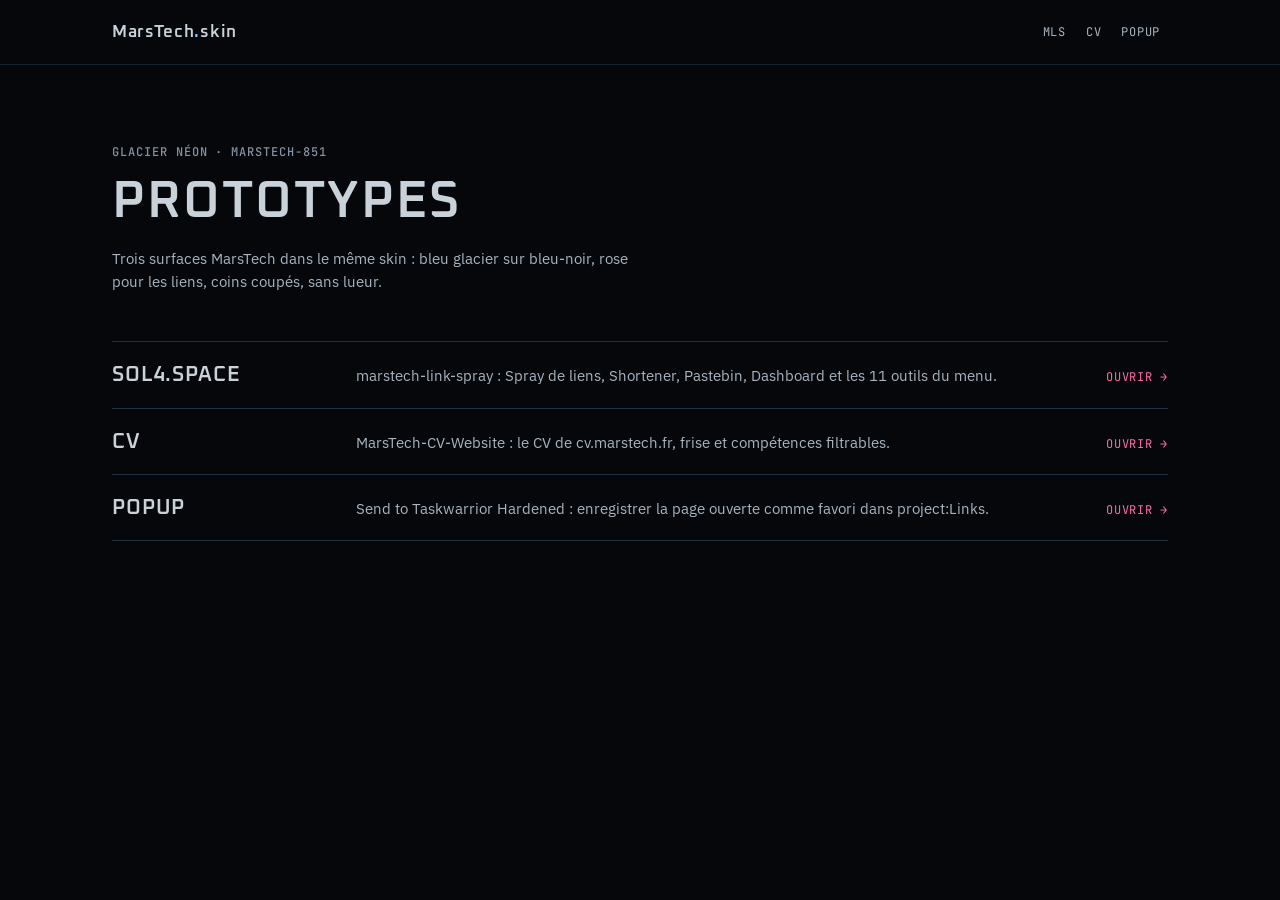
<file: prototypes/index.html>
<!doctype html>
<html lang="fr">
<head>
<meta charset="utf-8" />
<meta name="viewport" content="width=device-width, initial-scale=1" />
<title>MarsTech Skin · prototypes</title>
<!-- Preview only: real projects serve the fonts locally (DESIGN.md §3). -->
<link rel="stylesheet" href="https://fonts.googleapis.com/css2?family=Oxanium:wght@500;600;700&family=IBM+Plex+Sans:wght@400;500;600&family=JetBrains+Mono:wght@400;500;600&display=block" />
<link rel="stylesheet" href="od-layout.css" />
<link rel="stylesheet" href="../tokens.css" />
<link rel="stylesheet" href="../marstech.css" />
<style>
  main { padding-block: var(--section-y-phone); }
  @media (min-width: 1024px) { main { padding-block: var(--section-y-desktop); } }
  h1 { font-size: clamp(var(--text-2xl), 6vw, var(--text-4xl)); text-transform: uppercase; margin-top: var(--space-3); }
  .intro { color: var(--fg-2); margin-top: var(--space-4); max-width: 60ch; }
  .list { list-style: none; margin: var(--space-12) 0 0; padding: 0; border-top: 1px solid var(--border); }
  .list a { display: grid; gap: var(--space-1); padding: var(--space-5) 0; border-bottom: 1px solid var(--border); color: var(--fg); text-decoration: none; }
  @media (min-width: 768px) { .list a { grid-template-columns: 220px minmax(0, 1fr) auto; gap: var(--space-6); align-items: baseline; } }
  .list strong { font: 600 var(--text-xl)/1.2 var(--font-display); letter-spacing: var(--tracking-display); text-transform: uppercase; }
  .list .desc { color: var(--fg-2); }
  .list .go { color: var(--mt-link); font: var(--text-xs)/1.4 var(--font-mono); text-transform: uppercase; letter-spacing: 0.06em; }
  @media (hover: hover) { .list a:hover .go { text-decoration: underline; } .list a:hover strong { color: var(--accent); } }
</style>
</head>
<body>
<header class="mt-header">
  <div class="wrap">
    <span class="mt-brand">MarsTech<span class="dot">.</span>skin</span>
    <nav class="mt-nav" aria-label="Prototypes">
      <a href="sol4-space.html">MLS</a>
      <a href="cv.html">CV</a>
      <a href="taskwarrior-popup.html">Popup</a>
    </nav>
  </div>
</header>
<main class="wrap">
  <span class="mt-label">Glacier néon · MARSTECH-851</span>
  <h1>Prototypes</h1>
  <p class="intro">Trois surfaces MarsTech dans le même skin : bleu glacier sur bleu-noir, rose pour les liens, coins coupés, sans lueur.</p>
  <ul class="list">
    <li><a href="sol4-space.html"><strong>sol4.space</strong><span class="desc">marstech-link-spray : Spray de liens, Shortener, Pastebin, Dashboard et les 11 outils du menu.</span><span class="go">Ouvrir →</span></a></li>
    <li><a href="cv.html"><strong>CV</strong><span class="desc">MarsTech-CV-Website : le CV de cv.marstech.fr, frise et compétences filtrables.</span><span class="go">Ouvrir →</span></a></li>
    <li><a href="taskwarrior-popup.html"><strong>Popup</strong><span class="desc">Send to Taskwarrior Hardened : enregistrer la page ouverte comme favori dans project:Links.</span><span class="go">Ouvrir →</span></a></li>
  </ul>
</main>
</body>
</html>
</file>
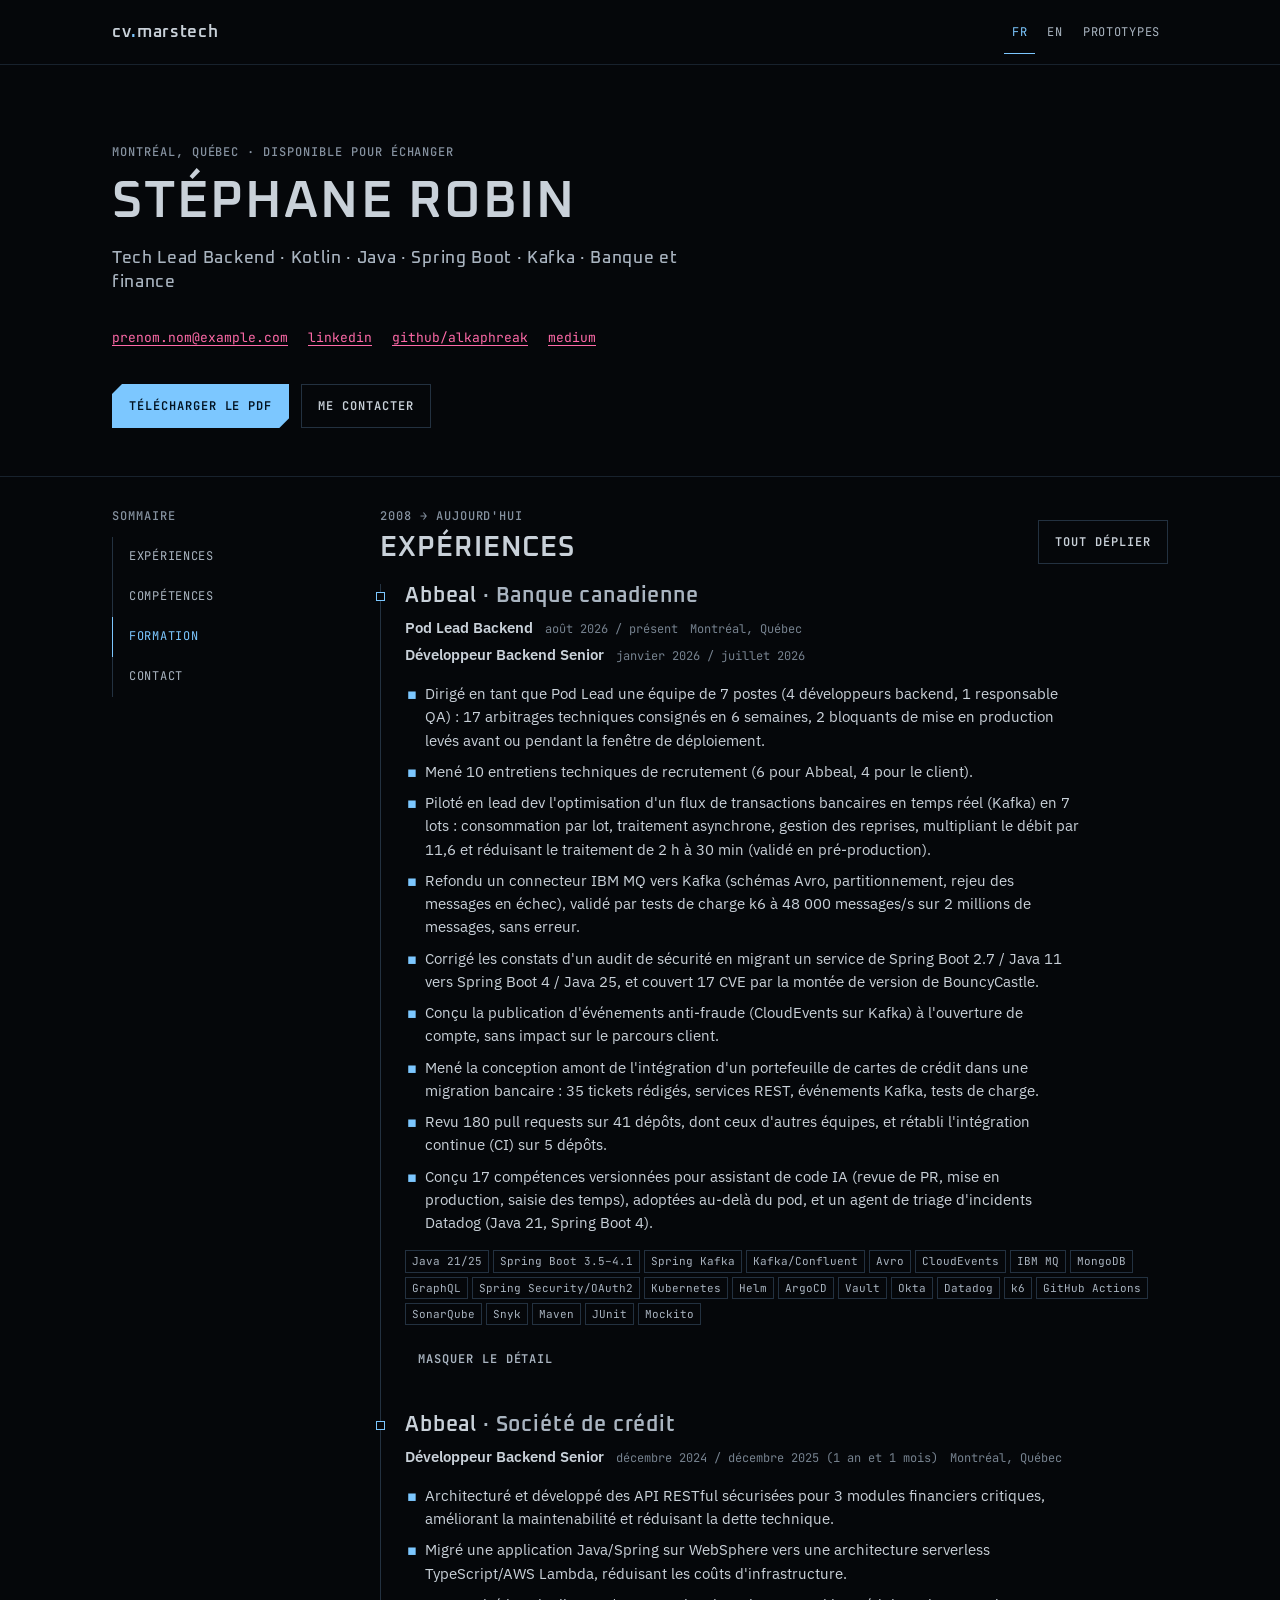
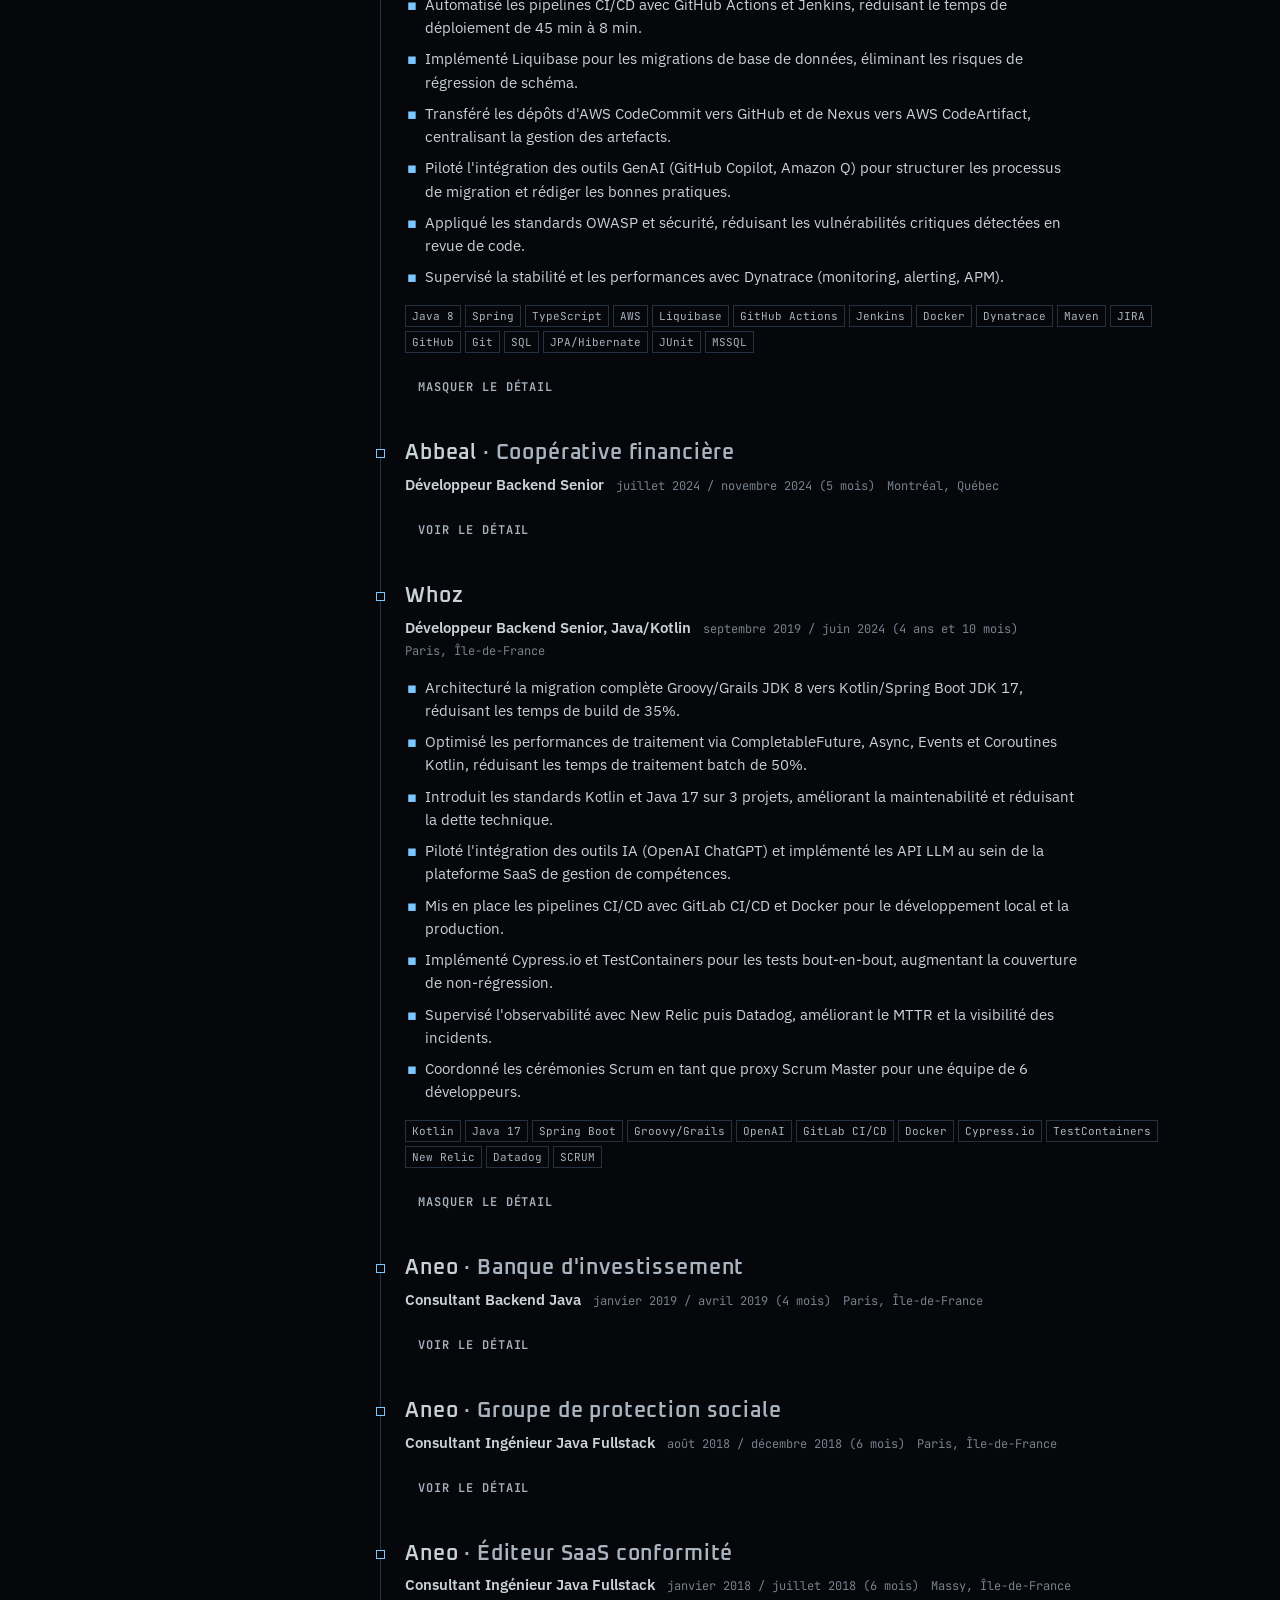
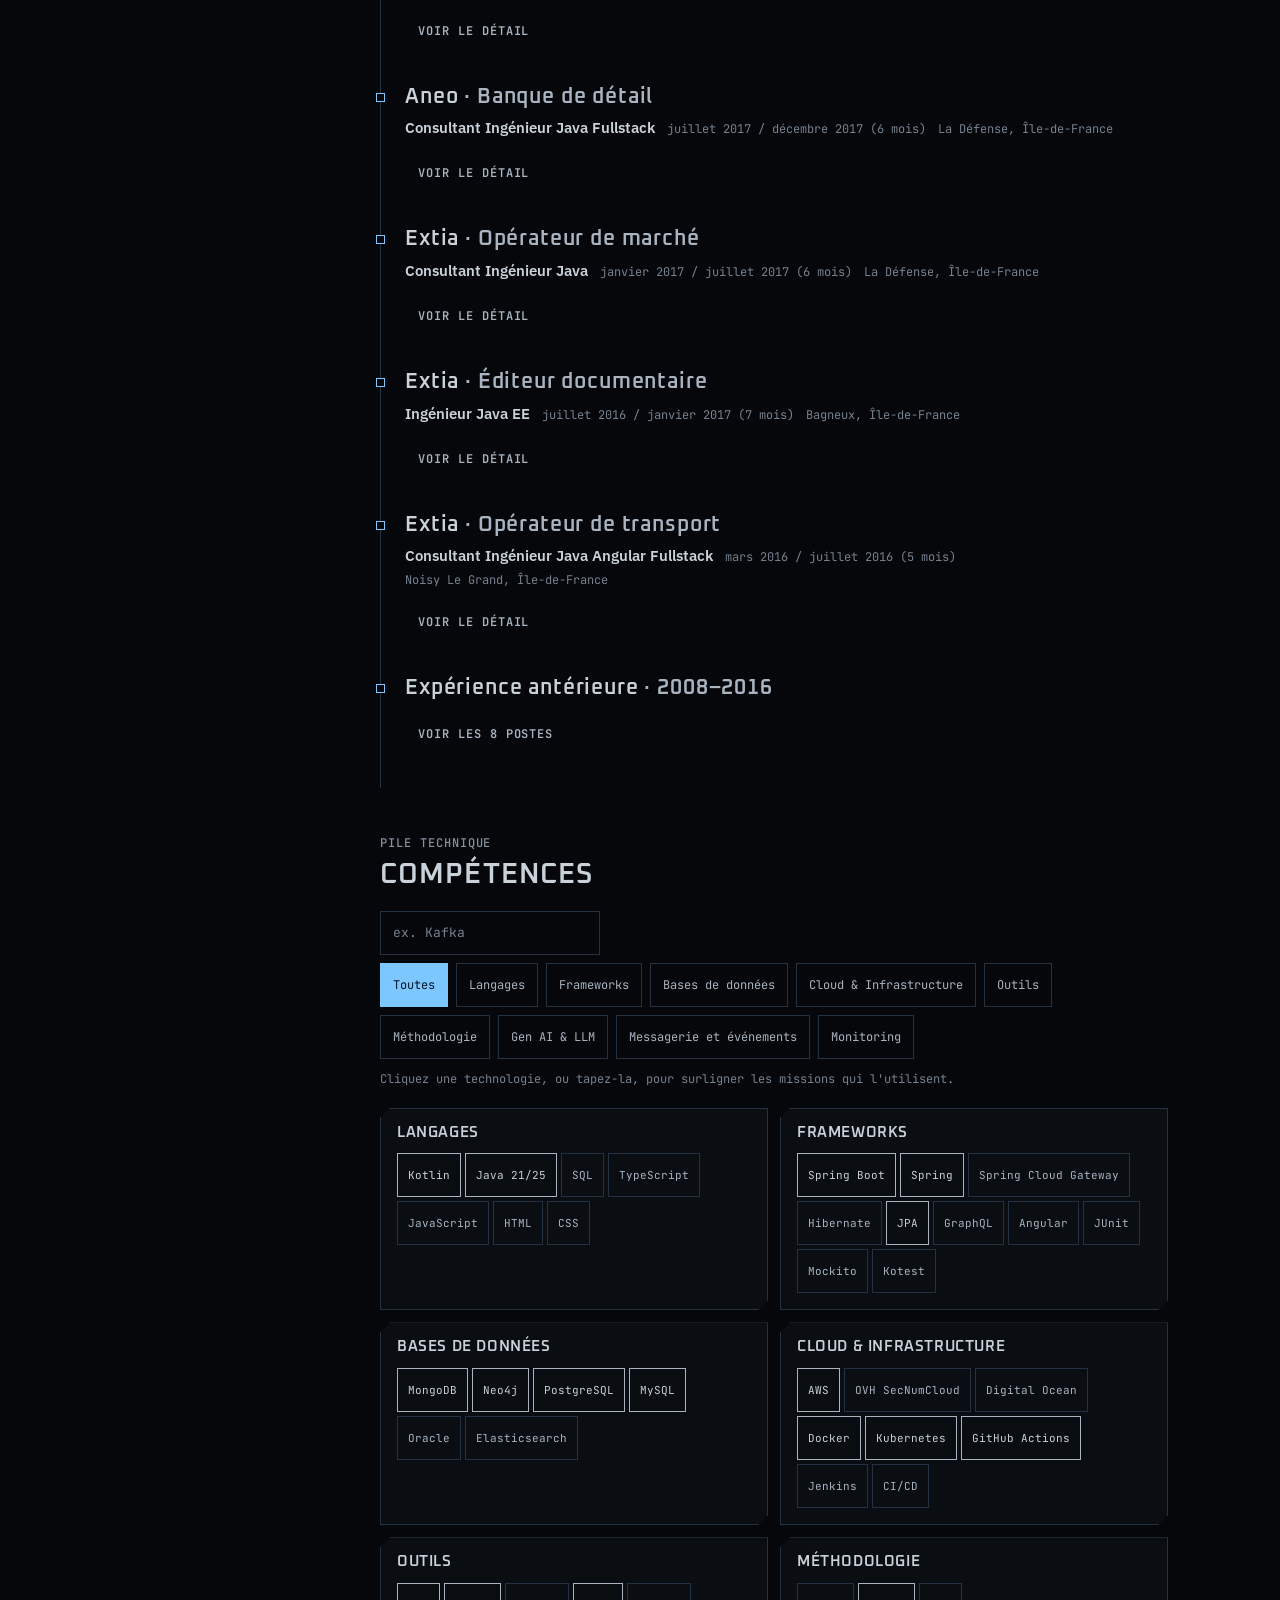
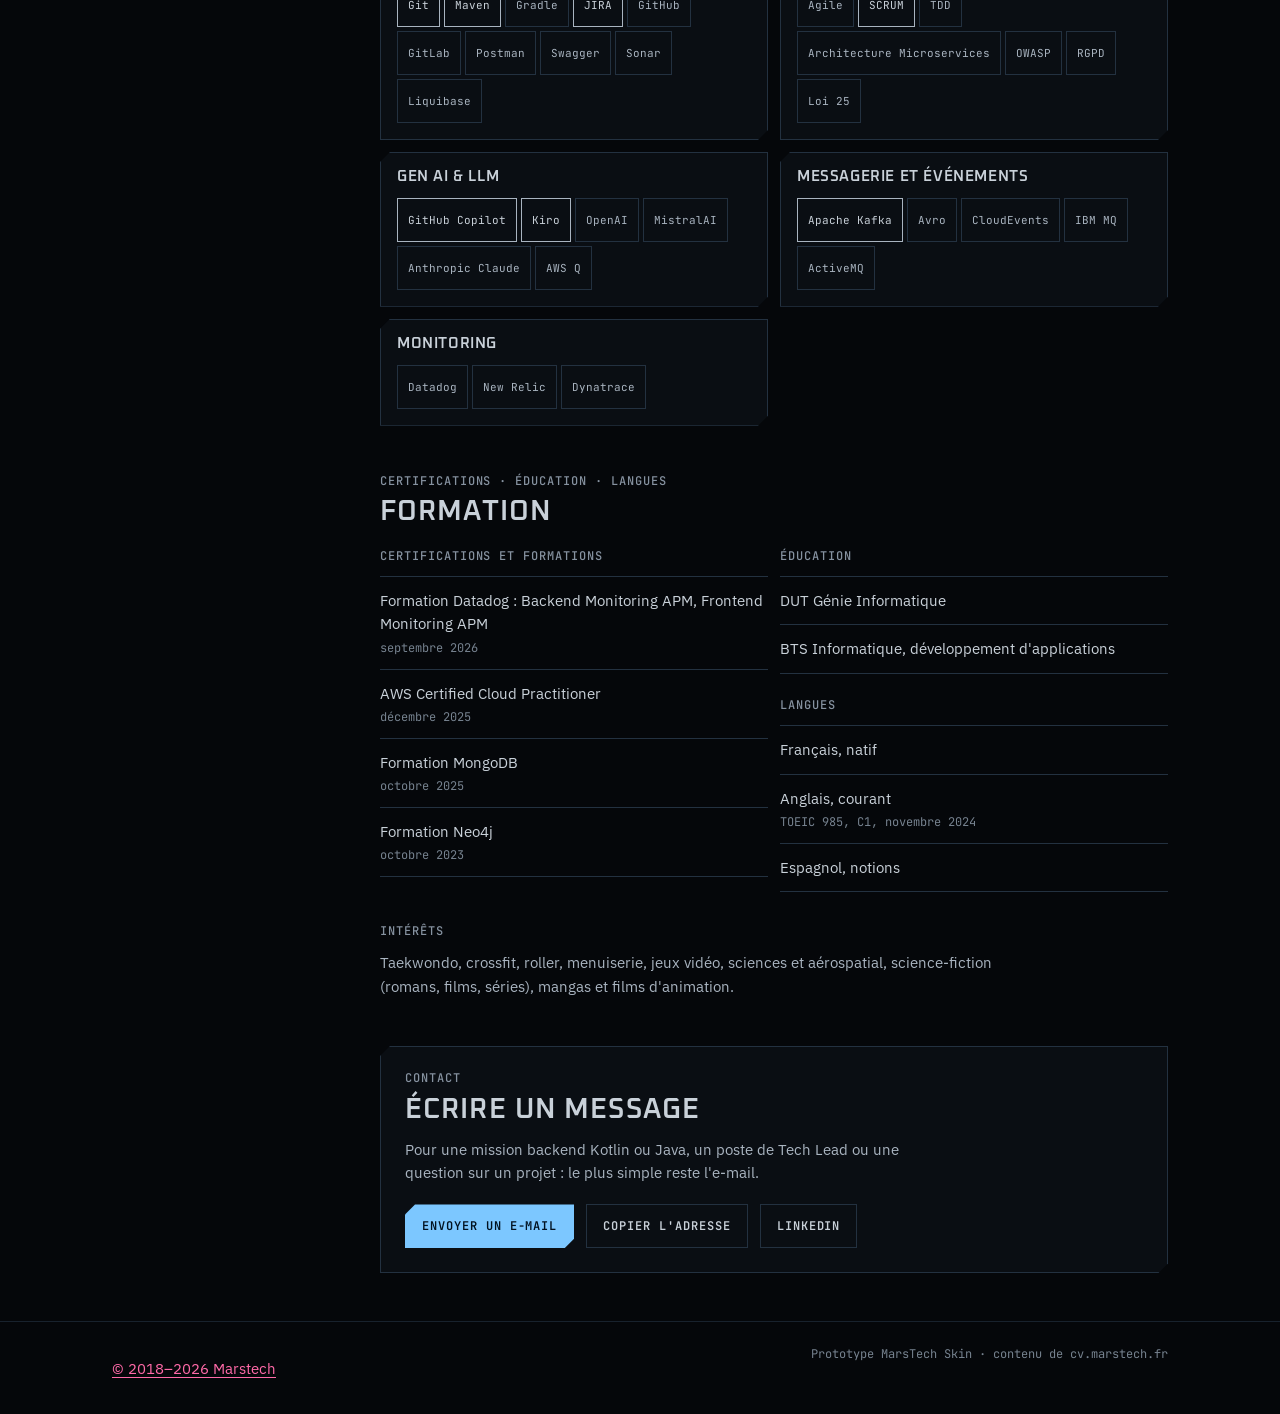
<file: prototypes/cv.html>
<!doctype html>
<html lang="fr">
<head>
<meta charset="utf-8" />
<meta name="viewport" content="width=device-width, initial-scale=1" />
<title>Stéphane Robin · CV · Tech Lead Backend</title>
<!-- Preview only: real projects serve the fonts locally (DESIGN.md §3). -->
<link rel="stylesheet" href="https://fonts.googleapis.com/css2?family=Oxanium:wght@500;600;700&family=IBM+Plex+Sans:wght@400;500;600&family=JetBrains+Mono:wght@400;500;600&display=block" />
<link rel="stylesheet" href="od-layout.css" />
<link rel="stylesheet" href="../tokens.css" />
<link rel="stylesheet" href="../marstech.css" />
<style>
  .mt-header { position: sticky; top: 0; background: var(--bg); z-index: 10; }
  html { scroll-padding-top: 80px; }
  @media (prefers-reduced-motion: no-preference) { html { scroll-behavior: smooth; } }

  .hero { padding-block: var(--section-y-phone); border-bottom: 1px solid var(--border-soft); }
  @media (min-width: 1024px) { .hero { padding-block: var(--section-y-desktop) var(--space-12); } }
  .hero h1 { font-size: clamp(var(--text-3xl), 7vw, var(--text-4xl)); text-transform: uppercase; margin-top: var(--space-3); }
  .hero .role { margin-top: var(--space-4); font: 500 var(--text-lg)/1.45 var(--font-display); letter-spacing: var(--tracking-display); color: var(--fg-2); max-width: 60ch; }
  .contacts { display: flex; flex-wrap: wrap; gap: var(--space-2) var(--space-5); margin-top: var(--space-5); font: var(--text-sm)/1.5 var(--font-mono); }
  .contacts .loc { color: var(--muted); }
  .contacts a { display: inline-flex; align-items: center; min-height: 44px; overflow-wrap: anywhere; }
  .hero .actions { display: flex; flex-wrap: wrap; gap: var(--space-3); margin-top: var(--space-6); }

  .body { display: grid; gap: var(--space-8); padding-block: var(--space-8) var(--space-12); }
  @media (min-width: 1024px) { .body { grid-template-columns: 220px minmax(0, 1fr); gap: var(--space-12); } }
  .toc { display: none; }
  @media (min-width: 1024px) {
    .toc { display: block; position: sticky; top: 96px; align-self: start; }
    .toc ol { list-style: none; margin: var(--space-3) 0 0; padding: 0; border-left: 1px solid var(--border); }
    .toc a { display: flex; align-items: center; min-height: 40px; padding-left: var(--space-4); margin-left: -1px; border-left: 1px solid transparent; color: var(--fg-2); text-decoration: none; font: var(--text-xs)/1.3 var(--font-mono); text-transform: uppercase; letter-spacing: 0.06em; }
    .toc a[aria-current="true"] { color: var(--accent); border-left-color: var(--accent); }
  }
  @media (min-width: 1024px) and (hover: hover) { .toc a:hover { color: var(--fg); } }

  section.block + section.block { margin-top: var(--space-12); }
  .block-head { display: flex; justify-content: space-between; align-items: end; gap: var(--space-3); flex-wrap: wrap; margin-bottom: var(--space-5); }
  .block-head h2 { font-size: var(--text-2xl); text-transform: uppercase; margin-top: var(--space-2); }

  /* Timeline */
  .timeline { list-style: none; margin: 0; padding: 0; border-left: 1px solid var(--border); }
  .job { position: relative; padding: 0 0 var(--space-8) var(--space-6); }
  .job::before { content: ""; position: absolute; left: -5px; top: 8px; width: 9px; height: 9px; background: var(--bg); border: 1px solid var(--accent); }
  .job.is-match::before { background: var(--accent); }
  .job.is-dim { opacity: 0.45; }
  .job h3 { font-size: var(--text-xl); }
  .job .client { color: var(--fg-2); }
  .roles { display: grid; gap: var(--space-1); margin-top: var(--space-2); }
  .role-line { display: flex; flex-wrap: wrap; gap: var(--space-1) var(--space-3); align-items: baseline; }
  .role-line strong { font-weight: 600; color: var(--fg); }
  .job ul.bullets { margin: var(--space-4) 0 0; padding-left: var(--space-5); display: grid; gap: var(--space-2); max-width: 75ch; color: var(--fg); }
  .job ul.bullets li::marker { color: var(--accent); content: "▪  "; }
  .stack { display: flex; flex-wrap: wrap; gap: var(--space-1); margin-top: var(--space-4); }
  .stack .badge.is-hit { color: var(--accent); border-color: var(--accent); }
  .toggle { margin-top: var(--space-3); }
  .earlier { list-style: none; margin: 0; padding: 0; border-top: 1px solid var(--border); }
  .earlier li { display: grid; gap: var(--space-1); padding: var(--space-3) 0; border-bottom: 1px solid var(--border); }
  @media (min-width: 768px) { .earlier li { grid-template-columns: minmax(0, 1fr) auto; gap: var(--space-4); align-items: baseline; } }

  /* Skills */
  .filters { display: flex; flex-wrap: wrap; gap: var(--space-2); align-items: center; }
  .filters .input { width: 220px; }
  .chip { min-height: 44px; padding: 0 var(--space-3); background: transparent; color: var(--fg-2); border: 1px solid var(--border); font: var(--text-xs)/1 var(--font-mono); cursor: pointer; }
  .chip[aria-pressed="true"] { color: var(--accent-on); background: var(--accent); border-color: var(--accent); }
  @media (hover: hover) { .chip[aria-pressed="false"]:hover { color: var(--fg); border-color: var(--fg-2); } }
  .skills { display: grid; gap: var(--space-3); margin-top: var(--space-5); }
  @media (min-width: 768px) { .skills { grid-template-columns: repeat(2, minmax(0, 1fr)); } }
  .skill-cat { padding: var(--space-4); }
  .skill-cat h3 { font-size: var(--text-base); text-transform: uppercase; }
  .skill-cat .stack { margin-top: var(--space-3); }
  .badge.is-key { color: var(--fg); border-color: var(--fg-2); }
  .badge.is-hit { color: var(--accent); border-color: var(--accent); }
  .skill-hint { margin-top: var(--space-3); }

  /* Lists */
  .two { display: grid; gap: var(--space-3); }
  @media (min-width: 768px) { .two { grid-template-columns: repeat(2, minmax(0, 1fr)); } }
  .plain { list-style: none; margin: 0; padding: 0; }
  .plain li { display: grid; gap: var(--space-1); padding: var(--space-3) 0; border-bottom: 1px solid var(--border); }
  .plain li:first-child { border-top: 1px solid var(--border); }
  .contact-panel { padding: var(--space-6) var(--space-4); }
  @media (min-width: 768px) { .contact-panel { padding: var(--space-6); } }
  .contact-panel p { color: var(--fg-2); margin-top: var(--space-3); max-width: 60ch; }
  .contact-panel .actions { display: flex; flex-wrap: wrap; gap: var(--space-3); margin-top: var(--space-5); }

  footer.mt-foot { border-top: 1px solid var(--border-soft); padding-block: var(--space-6); }
  footer.mt-foot .wrap { display: flex; justify-content: space-between; gap: var(--space-3); flex-wrap: wrap; }
  footer.mt-foot a { display: inline-flex; align-items: center; min-height: 44px; }
</style>
</head>
<body>
<header class="mt-header">
  <div class="wrap">
    <a class="mt-brand" href="#top">cv<span class="dot">.</span>marstech</a>
    <nav class="mt-nav" aria-label="Langue">
      <a href="#top" aria-current="page" lang="fr">FR</a>
      <a href="https://cv.marstech.fr/?lang=en" lang="en" hreflang="en">EN</a>
      <a href="index.html">Prototypes</a>
    </nav>
  </div>
</header>

<main id="top">
  <section class="hero">
    <div class="wrap">
      <span class="mt-label">Montréal, Québec · disponible pour échanger</span>
      <h1>Stéphane Robin</h1>
      <p class="role">Tech Lead Backend · Kotlin · Java · Spring Boot · Kafka · Banque et finance</p>
      <div class="contacts">
        <a href="mailto:prenom.nom@example.com">prenom.nom@example.com</a>
        <a href="https://www.linkedin.com/in/exemple/" target="_blank" rel="noopener">linkedin</a>
        <a href="https://github.com/alkaphreak" target="_blank" rel="noopener">github/alkaphreak</a>
        <a href="https://medium.com/@exemple" target="_blank" rel="noopener">medium</a>
      </div>
      <div class="actions">
        <a class="btn btn-primary mt-clip" href="https://cv.marstech.fr/pdf?lang=fr">Télécharger le PDF</a>
        <a class="btn btn-secondary" href="#contact">Me contacter</a>
      </div>
    </div>
  </section>

  <div class="wrap body">
    <aside class="toc" aria-label="Sommaire">
      <span class="mt-label">Sommaire</span>
      <ol>
        <li><a href="#experiences">Expériences</a></li>
        <li><a href="#competences">Compétences</a></li>
        <li><a href="#formation">Formation</a></li>
        <li><a href="#contact">Contact</a></li>
      </ol>
    </aside>

    <div>
      <section class="block" id="experiences" aria-labelledby="exp-title">
        <div class="block-head">
          <div>
            <span class="mt-label">2008 → aujourd'hui</span>
            <h2 id="exp-title">Expériences</h2>
          </div>
          <button class="btn btn-secondary" id="expand-all" type="button" aria-pressed="false">Tout déplier</button>
        </div>
        <p class="mt-meta" id="filter-status" aria-live="polite" hidden></p>
        <ol class="timeline" id="timeline"></ol>
      </section>

      <section class="block" id="competences" aria-labelledby="skills-title">
        <div class="block-head">
          <div>
            <span class="mt-label">Pile technique</span>
            <h2 id="skills-title">Compétences</h2>
          </div>
        </div>
        <div class="filters" role="group" aria-label="Filtrer les compétences">
          <label class="sr-only" for="skill-search">Rechercher une technologie</label>
          <input class="input" id="skill-search" type="search" placeholder="ex. Kafka" autocomplete="off" />
          <div id="cat-chips" class="filters"></div>
        </div>
        <p class="mt-meta skill-hint">Cliquez une technologie, ou tapez-la, pour surligner les missions qui l'utilisent.</p>
        <div class="skills" id="skills"></div>
      </section>

      <section class="block" id="formation" aria-labelledby="edu-title">
        <div class="block-head">
          <div>
            <span class="mt-label">Certifications · éducation · langues</span>
            <h2 id="edu-title">Formation</h2>
          </div>
        </div>
        <div class="two">
          <div>
            <span class="mt-label">Certifications et formations</span>
            <ul class="plain" style="margin-top: var(--space-3)">
              <li><span>Formation Datadog : Backend Monitoring APM, Frontend Monitoring APM</span><span class="mt-meta">septembre 2026</span></li>
              <li><span>AWS Certified Cloud Practitioner</span><span class="mt-meta">décembre 2025</span></li>
              <li><span>Formation MongoDB</span><span class="mt-meta">octobre 2025</span></li>
              <li><span>Formation Neo4j</span><span class="mt-meta">octobre 2023</span></li>
            </ul>
          </div>
          <div>
            <span class="mt-label">Éducation</span>
            <ul class="plain" style="margin-top: var(--space-3)">
              <li><span>DUT Génie Informatique</span></li>
              <li><span>BTS Informatique, développement d'applications</span></li>
            </ul>
            <span class="mt-label" style="margin-top: var(--space-6)">Langues</span>
            <ul class="plain" style="margin-top: var(--space-3)">
              <li><span>Français, natif</span></li>
              <li><span>Anglais, courant</span><span class="mt-meta">TOEIC 985, C1, novembre 2024</span></li>
              <li><span>Espagnol, notions</span></li>
            </ul>
          </div>
        </div>
        <div style="margin-top: var(--space-8)">
          <span class="mt-label">Intérêts</span>
          <p style="margin-top: var(--space-3); color: var(--fg-2); max-width: 75ch">Taekwondo, crossfit, roller, menuiserie, jeux vidéo, sciences et aérospatial, science-fiction (romans, films, séries), mangas et films d'animation.</p>
        </div>
      </section>

      <section class="block" id="contact" aria-labelledby="contact-title">
        <div class="panel mt-clip contact-panel">
          <span class="mt-label">Contact</span>
          <h2 id="contact-title" style="font-size: var(--text-2xl); text-transform: uppercase; margin-top: var(--space-2)">Écrire un message</h2>
          <p>Pour une mission backend Kotlin ou Java, un poste de Tech Lead ou une question sur un projet : le plus simple reste l'e-mail.</p>
          <div class="actions">
            <a class="btn btn-primary mt-clip" href="mailto:prenom.nom@example.com">Envoyer un e-mail</a>
            <button class="btn btn-secondary" id="copy-mail" type="button">Copier l'adresse</button>
            <a class="btn btn-secondary" href="https://www.linkedin.com/in/exemple/" target="_blank" rel="noopener">LinkedIn</a>
          </div>
        </div>
      </section>
    </div>
  </div>
</main>

<footer class="mt-foot">
  <div class="wrap">
    <a href="https://marstech.fr/">© 2018–2026 Marstech</a>
    <span class="mt-meta">Prototype MarsTech Skin · contenu de cv.marstech.fr</span>
  </div>
</footer>

<div class="toast" id="toast" role="status" hidden></div>

<script>
(() => {
  const jobs = [
    { co: 'Abbeal', client: 'Banque canadienne', open: true,
      roles: [['Pod Lead Backend', 'août 2026 / présent', 'Montréal, Québec'], ['Développeur Backend Senior', 'janvier 2026 / juillet 2026', '']],
      bullets: [
        'Dirigé en tant que Pod Lead une équipe de 7 postes (4 développeurs backend, 1 responsable QA) : 17 arbitrages techniques consignés en 6 semaines, 2 bloquants de mise en production levés avant ou pendant la fenêtre de déploiement.',
        'Mené 10 entretiens techniques de recrutement (6 pour Abbeal, 4 pour le client).',
        "Piloté en lead dev l'optimisation d'un flux de transactions bancaires en temps réel (Kafka) en 7 lots : consommation par lot, traitement asynchrone, gestion des reprises, multipliant le débit par 11,6 et réduisant le traitement de 2 h à 30 min (validé en pré-production).",
        'Refondu un connecteur IBM MQ vers Kafka (schémas Avro, partitionnement, rejeu des messages en échec), validé par tests de charge k6 à 48 000 messages/s sur 2 millions de messages, sans erreur.',
        "Corrigé les constats d'un audit de sécurité en migrant un service de Spring Boot 2.7 / Java 11 vers Spring Boot 4 / Java 25, et couvert 17 CVE par la montée de version de BouncyCastle.",
        "Conçu la publication d'événements anti-fraude (CloudEvents sur Kafka) à l'ouverture de compte, sans impact sur le parcours client.",
        "Mené la conception amont de l'intégration d'un portefeuille de cartes de crédit dans une migration bancaire : 35 tickets rédigés, services REST, événements Kafka, tests de charge.",
        "Revu 180 pull requests sur 41 dépôts, dont ceux d'autres équipes, et rétabli l'intégration continue (CI) sur 5 dépôts.",
        "Conçu 17 compétences versionnées pour assistant de code IA (revue de PR, mise en production, saisie des temps), adoptées au-delà du pod, et un agent de triage d'incidents Datadog (Java 21, Spring Boot 4)."
      ],
      stack: ['Java 21/25', 'Spring Boot 3.5–4.1', 'Spring Kafka', 'Kafka/Confluent', 'Avro', 'CloudEvents', 'IBM MQ', 'MongoDB', 'GraphQL', 'Spring Security/OAuth2', 'Kubernetes', 'Helm', 'ArgoCD', 'Vault', 'Okta', 'Datadog', 'k6', 'GitHub Actions', 'SonarQube', 'Snyk', 'Maven', 'JUnit', 'Mockito'] },
    { co: 'Abbeal', client: 'Société de crédit', open: true,
      roles: [['Développeur Backend Senior', 'décembre 2024 / décembre 2025 (1 an et 1 mois)', 'Montréal, Québec']],
      bullets: [
        'Architecturé et développé des API RESTful sécurisées pour 3 modules financiers critiques, améliorant la maintenabilité et réduisant la dette technique.',
        "Migré une application Java/Spring sur WebSphere vers une architecture serverless TypeScript/AWS Lambda, réduisant les coûts d'infrastructure.",
        'Automatisé les pipelines CI/CD avec GitHub Actions et Jenkins, réduisant le temps de déploiement de 45 min à 8 min.',
        'Implémenté Liquibase pour les migrations de base de données, éliminant les risques de régression de schéma.',
        "Transféré les dépôts d'AWS CodeCommit vers GitHub et de Nexus vers AWS CodeArtifact, centralisant la gestion des artefacts.",
        "Piloté l'intégration des outils GenAI (GitHub Copilot, Amazon Q) pour structurer les processus de migration et rédiger les bonnes pratiques.",
        'Appliqué les standards OWASP et sécurité, réduisant les vulnérabilités critiques détectées en revue de code.',
        'Supervisé la stabilité et les performances avec Dynatrace (monitoring, alerting, APM).'
      ],
      stack: ['Java 8', 'Spring', 'TypeScript', 'AWS', 'Liquibase', 'GitHub Actions', 'Jenkins', 'Docker', 'Dynatrace', 'Maven', 'JIRA', 'GitHub', 'Git', 'SQL', 'JPA/Hibernate', 'JUnit', 'MSSQL'] },
    { co: 'Abbeal', client: 'Coopérative financière', open: false,
      roles: [['Développeur Backend Senior', 'juillet 2024 / novembre 2024 (5 mois)', 'Montréal, Québec']],
      bullets: [
        'Développé des API RESTful sécurisées en appliquant les standards OWASP, éliminant les vulnérabilités critiques identifiées en audit de sécurité.',
        'Refactorisé 6 modules existants, simplifiant les traitements et améliorant la maintenabilité du code.',
        'Mis en place une couverture de tests unitaires (JUnit, PowerMock) atteignant 80% sur les modules sécurisés.',
        'Intégré les pipelines CI/CD avec Jenkins et GitHub, standardisant les déploiements sur Azure.',
        "Coordonné les revues de code et pair programming pour garantir la conformité sécurité sur l'ensemble de l'équipe."
      ],
      stack: ['Java 8', 'Spring', 'Angular', 'JUnit', 'PowerMock', 'MySQL', 'Jenkins', 'Azure', 'Maven', 'JIRA', 'GitHub', 'Git', 'SQL', 'JPA/Hibernate', 'TypeScript'] },
    { co: 'Whoz', client: '', open: true,
      roles: [['Développeur Backend Senior, Java/Kotlin', 'septembre 2019 / juin 2024 (4 ans et 10 mois)', 'Paris, Île-de-France']],
      bullets: [
        'Architecturé la migration complète Groovy/Grails JDK 8 vers Kotlin/Spring Boot JDK 17, réduisant les temps de build de 35%.',
        'Optimisé les performances de traitement via CompletableFuture, Async, Events et Coroutines Kotlin, réduisant les temps de traitement batch de 50%.',
        'Introduit les standards Kotlin et Java 17 sur 3 projets, améliorant la maintenabilité et réduisant la dette technique.',
        "Piloté l'intégration des outils IA (OpenAI ChatGPT) et implémenté les API LLM au sein de la plateforme SaaS de gestion de compétences.",
        'Mis en place les pipelines CI/CD avec GitLab CI/CD et Docker pour le développement local et la production.',
        'Implémenté Cypress.io et TestContainers pour les tests bout-en-bout, augmentant la couverture de non-régression.',
        "Supervisé l'observabilité avec New Relic puis Datadog, améliorant le MTTR et la visibilité des incidents.",
        'Coordonné les cérémonies Scrum en tant que proxy Scrum Master pour une équipe de 6 développeurs.'
      ],
      stack: ['Kotlin', 'Java 17', 'Spring Boot', 'Groovy/Grails', 'OpenAI', 'GitLab CI/CD', 'Docker', 'Cypress.io', 'TestContainers', 'New Relic', 'Datadog', 'SCRUM'] },
    { co: 'Aneo', client: 'Banque d\'investissement', open: false,
      roles: [['Consultant Backend Java', 'janvier 2019 / avril 2019 (4 mois)', 'Paris, Île-de-France']],
      bullets: ["Développé un middleware microservice Spring Boot pour l'interconnexion avec un mainframe IBM AS400, optimisant les accès aux données de trading de devises."],
      stack: ['Spring Boot', 'Java', 'IBM AS400'] },
    { co: 'Aneo', client: 'Groupe de protection sociale', open: false,
      roles: [['Consultant Ingénieur Java Fullstack', 'août 2018 / décembre 2018 (6 mois)', 'Paris, Île-de-France']],
      bullets: ["Piloté la migration front-end de React vers Angular sur une plateforme de courtage représentant 50% du chiffre d'affaires client."],
      stack: ['Java', 'React', 'Angular'] },
    { co: 'Aneo', client: 'Éditeur SaaS conformité', open: false,
      roles: [['Consultant Ingénieur Java Fullstack', 'janvier 2018 / juillet 2018 (6 mois)', 'Massy, Île-de-France']],
      bullets: ["Lead développeur et Scrum Master : architecturé la migration microservices vers AWS (résilience accrue, coûts d'infrastructure réduits), avec SSO Keycloak, CI/CD Jenkins et conformité RGPD et ISO 27001."],
      stack: ['Java', 'AWS', 'Keycloak', 'Jenkins', 'RGPD', 'SCRUM'] },
    { co: 'Aneo', client: 'Banque de détail', open: false,
      roles: [['Consultant Ingénieur Java Fullstack', 'juillet 2017 / décembre 2017 (6 mois)', 'La Défense, Île-de-France']],
      bullets: ['Développé des outils Java/Angular de surveillance du trading consommant des APIs REST et ingérant des données Hadoop pour identifier les anomalies financières.'],
      stack: ['Java', 'Angular', 'Hadoop'] },
    { co: 'Extia', client: 'Opérateur de marché', open: false,
      roles: [['Consultant Ingénieur Java', 'janvier 2017 / juillet 2017 (6 mois)', 'La Défense, Île-de-France']],
      bullets: ["Conçu et développé l'application Orchestrator Spring Boot/Angular pour industrialiser les déploiements Ansible d'une plateforme de trading haute disponibilité."],
      stack: ['Spring Boot', 'Angular', 'Ansible'] },
    { co: 'Extia', client: 'Éditeur documentaire', open: false,
      roles: [['Ingénieur Java EE', 'juillet 2016 / janvier 2017 (7 mois)', 'Bagneux, Île-de-France']],
      bullets: ["Développé les interfaces d'administration et fait évoluer le modèle de données d'une application de gestion documentaire pour véhicules blindés (armée de terre)."],
      stack: ['Java EE'] },
    { co: 'Extia', client: 'Opérateur de transport', open: false,
      roles: [['Consultant Ingénieur Java Angular Fullstack', 'mars 2016 / juillet 2016 (5 mois)', 'Noisy Le Grand, Île-de-France']],
      bullets: ["Développé les modules d'information voyageurs pour une ligne de métro automatique et internationalisé l'application en 3+ langues."],
      stack: ['Java', 'Angular'] }
  ];
  const earlier = [
    ['Consultant Ingénieur Java', 'Extia - Mutuelle', 'novembre 2015 / mars 2016'],
    ['Consultant Ingénieur Java', 'Extia - Assureur crédit', 'décembre 2014 / novembre 2015'],
    ['Consultant Ingénieur Java puis Analyste Fonctionnel MOE/MOA', 'Extia - Opérateur télécom', 'février 2014 / décembre 2014'],
    ['Ingénieur Java Junior', 'Fullsix - Agence digitale', 'juillet 2013 / janvier 2014'],
    ['Consultant Java/Spring', 'Alyotech Consulting - Établissement public', 'janvier 2012 / juillet 2013'],
    ['Responsable du développement intranet', 'FreedomCall', 'août 2011 / décembre 2011'],
    ['Technicien support', 'Manpower, Econocom - Grands comptes', 'mars 2010 / juillet 2011'],
    ['Développeur PHP', 'Altitude Telecom', 'août 2008 / février 2010']
  ];
  // '*' = mis en gras dans le CV d'origine
  const skills = [
    ['Langages', ['*Kotlin', '*Java 21/25', 'SQL', 'TypeScript', 'JavaScript', 'HTML', 'CSS']],
    ['Frameworks', ['*Spring Boot', '*Spring', 'Spring Cloud Gateway', 'Hibernate', '*JPA', 'GraphQL', 'Angular', 'JUnit', 'Mockito', 'Kotest']],
    ['Bases de données', ['*MongoDB', '*Neo4j', '*PostgreSQL', '*MySQL', 'Oracle', 'Elasticsearch']],
    ['Cloud & Infrastructure', ['*AWS', 'OVH SecNumCloud', 'Digital Ocean', '*Docker', '*Kubernetes', '*GitHub Actions', 'Jenkins', 'CI/CD']],
    ['Outils', ['*Git', '*Maven', 'Gradle', '*JIRA', 'GitHub', 'GitLab', 'Postman', 'Swagger', 'Sonar', 'Liquibase']],
    ['Méthodologie', ['Agile', '*SCRUM', 'TDD', 'Architecture Microservices', 'OWASP', 'RGPD', 'Loi 25']],
    ['Gen AI & LLM', ['*GitHub Copilot', '*Kiro', 'OpenAI', 'MistralAI', 'Anthropic Claude', 'AWS Q']],
    ['Messagerie et événements', ['*Apache Kafka', 'Avro', 'CloudEvents', 'IBM MQ', 'ActiveMQ']],
    ['Monitoring', ['Datadog', 'New Relic', 'Dynatrace']]
  ];

  const $ = (id) => document.getElementById(id);
  const esc = (s) => String(s).replace(/[&<>"']/g, c => ({ '&': '&amp;', '<': '&lt;', '>': '&gt;', '"': '&quot;', "'": '&#39;' }[c]));
  const norm = (s) => s.toLowerCase().normalize('NFD').replace(/[̀-ͯ]/g, '');
  // Correspondance souple : "Kafka" trouve "Spring Kafka", "Apache Kafka", "Kafka/Confluent"
  const matches = (text, q) => !!q && norm(text).includes(norm(q));

  const state = { open: jobs.map(j => j.open), earlierOpen: false, query: '', cat: 'Toutes' };

  function renderTimeline() {
    const q = state.query.trim();
    let hits = 0;
    const html = jobs.map((j, i) => {
      const hay = [j.client, j.co, ...j.stack, ...j.bullets].join(' ');
      const hit = matches(hay, q);
      if (hit) hits++;
      const cls = q ? (hit ? 'is-match' : 'is-dim') : '';
      const isOpen = state.open[i] || (q && hit);
      return `<li class="job ${cls}" data-i="${i}">
        <h3>${esc(j.co)}${j.client ? ` <span class="client">· ${esc(j.client)}</span>` : ''}</h3>
        <div class="roles">${j.roles.map(r => `<div class="role-line"><strong>${esc(r[0])}</strong><span class="mt-meta">${esc(r[1])}</span>${r[2] ? `<span class="mt-meta">${esc(r[2])}</span>` : ''}</div>`).join('')}</div>
        <div id="job-${i}" ${isOpen ? '' : 'hidden'}>
          <ul class="bullets">${j.bullets.map(b => `<li>${esc(b)}</li>`).join('')}</ul>
          <div class="stack">${j.stack.map(s => `<span class="badge${matches(s, q) ? ' is-hit' : ''}">${esc(s)}</span>`).join('')}</div>
        </div>
        <button class="btn btn-ghost toggle" type="button" data-toggle="${i}" aria-expanded="${isOpen}" aria-controls="job-${i}">${isOpen ? 'Masquer le détail' : 'Voir le détail'}</button>
      </li>`;
    }).join('') + `<li class="job" data-i="earlier">
        <h3>Expérience antérieure <span class="client">· 2008–2016</span></h3>
        <div id="job-earlier" ${state.earlierOpen ? '' : 'hidden'} style="margin-top: var(--space-4)">
          <ul class="earlier">${earlier.map(e => `<li><span><strong>${esc(e[0])}</strong>, ${esc(e[1])}</span><span class="mt-meta">${esc(e[2])}</span></li>`).join('')}</ul>
        </div>
        <button class="btn btn-ghost toggle" type="button" data-toggle="earlier" aria-expanded="${state.earlierOpen}" aria-controls="job-earlier">${state.earlierOpen ? 'Masquer' : 'Voir les 8 postes'}</button>
      </li>`;
    $('timeline').innerHTML = html;
    const fs = $('filter-status');
    if (q) { fs.hidden = false; fs.textContent = hits ? `${hits} mission${hits > 1 ? 's' : ''} utilisent « ${q} ».` : `Aucune mission ne mentionne « ${q} ».`; }
    else fs.hidden = true;
    const all = state.open.every(Boolean) && state.earlierOpen;
    $('expand-all').textContent = all ? 'Tout replier' : 'Tout déplier';
    $('expand-all').setAttribute('aria-pressed', String(all));
  }

  $('timeline').addEventListener('click', (e) => {
    const b = e.target.closest('[data-toggle]');
    if (!b) return;
    const k = b.dataset.toggle;
    if (k === 'earlier') state.earlierOpen = !state.earlierOpen;
    else state.open[+k] = !(b.getAttribute('aria-expanded') === 'true');
    renderTimeline();
    $('timeline').querySelector(`[data-toggle="${k}"]`).focus();
  });
  $('expand-all').addEventListener('click', () => {
    const all = state.open.every(Boolean) && state.earlierOpen;
    state.open = state.open.map(() => !all); state.earlierOpen = !all;
    renderTimeline();
  });

  const cats = ['Toutes', ...skills.map(s => s[0])];
  $('cat-chips').innerHTML = cats.map(c => `<button class="chip" type="button" data-cat="${esc(c)}" aria-pressed="${c === state.cat}">${esc(c)}</button>`).join('');
  $('cat-chips').addEventListener('click', (e) => {
    const b = e.target.closest('[data-cat]'); if (!b) return;
    state.cat = b.dataset.cat;
    $('cat-chips').querySelectorAll('[data-cat]').forEach(x => x.setAttribute('aria-pressed', String(x.dataset.cat === state.cat)));
    renderSkills();
  });

  function renderSkills() {
    const q = state.query.trim();
    $('skills').innerHTML = skills.filter(s => state.cat === 'Toutes' || s[0] === state.cat).map(([cat, items]) => `
      <div class="panel mt-clip skill-cat">
        <h3>${esc(cat)}</h3>
        <div class="stack">${items.map(it => {
          const key = it.startsWith('*'); const name = key ? it.slice(1) : it;
          const hit = matches(name, q) || (q && matches(q, name));
          return `<button class="badge${key ? ' is-key' : ''}${hit ? ' is-hit' : ''}" type="button" data-skill="${esc(name)}" style="cursor:pointer;background:transparent;min-height:44px;padding-inline:10px" aria-pressed="${!!hit}">${esc(name)}</button>`;
        }).join('')}</div>
      </div>`).join('');
  }
  $('skills').addEventListener('click', (e) => {
    const b = e.target.closest('[data-skill]'); if (!b) return;
    const name = b.dataset.skill;
    const term = name.replace(/^(Apache |Spring )/, '').replace(/ \d.*$/, '');
    state.query = norm(state.query) === norm(term) ? '' : term;
    $('skill-search').value = state.query;
    renderSkills(); renderTimeline();
    const again = $('skills').querySelector(`[data-skill="${CSS.escape(name)}"]`);
    if (again) again.focus();
  });
  let t;
  $('skill-search').addEventListener('input', (e) => {
    clearTimeout(t);
    t = setTimeout(() => { state.query = e.target.value; renderSkills(); renderTimeline(); }, 150);
  });

  let toastT;
  $('copy-mail').addEventListener('click', async () => {
    const mail = 'prenom.nom@example.com';
    const toast = $('toast');
    try { await navigator.clipboard.writeText(mail); toast.textContent = 'Adresse copiée : ' + mail; }
    catch { toast.textContent = 'Copie bloquée, adresse : ' + mail; }
    toast.hidden = false; clearTimeout(toastT); toastT = setTimeout(() => { toast.hidden = true; }, 2000);
  });

  const tocLinks = document.querySelectorAll('.toc a');
  const io = new IntersectionObserver((entries) => {
    entries.forEach(en => {
      if (!en.isIntersecting) return;
      tocLinks.forEach(a => a.setAttribute('aria-current', String(a.getAttribute('href') === '#' + en.target.id)));
    });
  }, { rootMargin: '-30% 0px -60% 0px' });
  ['experiences', 'competences', 'formation', 'contact'].forEach(id => io.observe($(id)));

  renderTimeline(); renderSkills();
})();
</script>
</body>
</html>
</file>
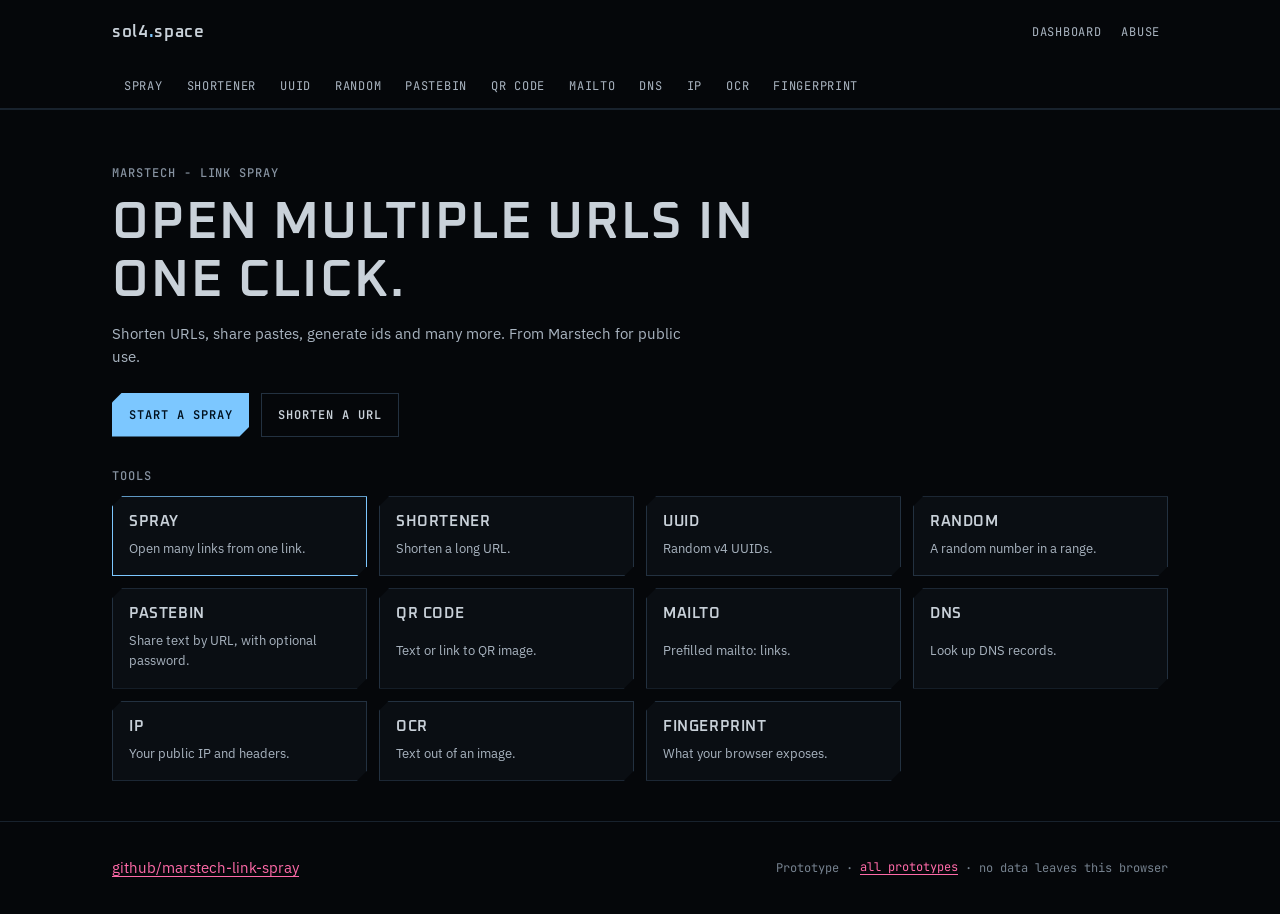
<file: prototypes/sol4-space.html>
<!doctype html>
<html lang="en">
<head>
<meta charset="utf-8" />
<meta name="viewport" content="width=device-width, initial-scale=1" />
<title>sol4.space · Marstech - Link Spray</title>
<!-- Preview only: real projects serve the fonts locally (DESIGN.md §3). -->
<link rel="stylesheet" href="https://fonts.googleapis.com/css2?family=Oxanium:wght@500;600;700&family=IBM+Plex+Sans:wght@400;500;600&family=JetBrains+Mono:wght@400;500;600&display=block" />
<link rel="stylesheet" href="od-layout.css" />
<link rel="stylesheet" href="../tokens.css" />
<link rel="stylesheet" href="../marstech.css" />
<style>
  .mt-header { position: sticky; top: 0; z-index: 10; background: var(--bg); }
  .mt-header .wrap { flex-wrap: wrap; }
  .menu { border-bottom: 1px solid var(--border-soft); background: var(--bg); }
  .menu .od-rail { --od-rail-pad: 16px; --od-gap: 0; max-width: var(--container-max); margin: 0 auto; }
  @media (min-width: 768px) { .menu .od-rail { --od-rail-pad: 32px; } }
  .menu a { font: var(--text-xs)/1 var(--font-mono); text-transform: uppercase; letter-spacing: 0.06em; color: var(--fg-2); text-decoration: none; display: inline-flex; align-items: center; min-height: 44px; padding-inline: var(--space-3); border-bottom: 1px solid transparent; transition: color var(--motion-fast) var(--ease-standard), border-color var(--motion-fast) var(--ease-standard); }
  @media (hover: hover) { .menu a:hover { color: var(--fg); border-bottom-color: var(--border); } }
  .menu a[aria-current="page"] { color: var(--accent); border-bottom-color: var(--accent); }

  main { padding-block: var(--section-y-phone); min-height: 70vh; }
  @media (min-width: 1024px) { main { padding-block: 56px var(--section-y-phone); } }
  .view-head { max-width: 720px; margin-bottom: var(--space-8); }
  .view-head h1 { font-size: clamp(var(--text-2xl), 5vw, var(--text-3xl)); text-transform: uppercase; margin-top: var(--space-3); }
  .view-head p { color: var(--fg-2); margin-top: var(--space-3); max-width: 65ch; }
  .home-head h1 { font-size: clamp(var(--text-3xl), 7vw, var(--text-4xl)); }

  .tool { display: grid; gap: var(--space-6); }
  @media (min-width: 1024px) { .tool.split { grid-template-columns: minmax(0, 1fr) minmax(0, 1fr); align-items: start; } }
  .panel.form { padding: var(--space-6) var(--space-4); display: grid; gap: var(--space-5); align-content: start; }
  @media (min-width: 768px) { .panel.form { padding: var(--space-6); } }
  textarea.input { padding: var(--space-3); min-height: 140px; resize: vertical; line-height: 1.6; }
  select.input { appearance: none; background-image: linear-gradient(45deg, transparent 50%, var(--fg-2) 50%), linear-gradient(135deg, var(--fg-2) 50%, transparent 50%); background-position: calc(100% - 18px) 50%, calc(100% - 13px) 50%; background-size: 5px 5px; background-repeat: no-repeat; padding-right: 36px; }
  .actions { display: flex; flex-wrap: wrap; gap: var(--space-3); }
  .grid-2 { display: grid; gap: var(--space-4); }
  @media (min-width: 768px) { .grid-2 { grid-template-columns: repeat(2, minmax(0, 1fr)); } }

  .result { padding: var(--space-4); background: var(--surface-warm); border: 1px solid var(--border); display: grid; gap: var(--space-3); align-content: start; }
  .result-head { display: flex; justify-content: space-between; gap: var(--space-3); flex-wrap: wrap; }
  .big { font: 600 var(--text-lg)/1.4 var(--font-mono); overflow-wrap: anywhere; color: var(--fg); }
  a.big { color: var(--mt-link); }
  .mono-list { list-style: none; margin: 0; padding: 0; border-top: 1px solid var(--border); }
  .mono-list li { display: flex; align-items: center; justify-content: space-between; gap: var(--space-3); padding: var(--space-2) 0; border-bottom: 1px solid var(--border); font: var(--text-sm)/1.4 var(--font-mono); }
  .mono-list li > :first-child { min-width: 0; }
  .kv { display: grid; grid-template-columns: minmax(0, 160px) minmax(0, 1fr); gap: 0; border-top: 1px solid var(--border); font: var(--text-sm)/1.5 var(--font-mono); }
  .kv dt, .kv dd { margin: 0; padding: var(--space-2) 0; border-bottom: 1px solid var(--border); }
  .kv dt { color: var(--muted); padding-right: var(--space-3); }
  .kv dd { overflow-wrap: anywhere; }
  .sample { color: var(--warn); }
  pre.code { margin: 0; background: var(--surface-warm); border: 1px solid var(--border); padding: var(--space-3); font: 12.5px/1.6 var(--font-mono); white-space: pre-wrap; overflow-wrap: anywhere; color: var(--fg); }
  .empty-note { color: var(--muted); font-size: var(--text-sm); }

  .tools { display: grid; gap: var(--space-3); grid-template-columns: repeat(auto-fill, minmax(240px, 1fr)); }
  .tool-card { display: grid; gap: var(--space-2); padding: var(--space-4); background: var(--surface); border: 1px solid var(--border); color: var(--fg); text-decoration: none; transition: border-color var(--motion-fast) var(--ease-standard); }
  .tool-card strong { font: 600 var(--text-base)/1.2 var(--font-display); letter-spacing: var(--tracking-display); text-transform: uppercase; }
  .tool-card span { color: var(--fg-2); font-size: var(--text-sm); }
  @media (hover: hover) { .tool-card:hover { border-color: var(--accent); } }
  .tool-card.is-main { border-color: var(--accent); }

  .qr-box { width: 200px; aspect-ratio: 1; border: 1px dashed var(--border); display: grid; place-items: center; text-align: center; padding: var(--space-4); color: var(--muted); font: var(--text-xs)/1.5 var(--font-mono); }

  footer.mt-foot { border-top: 1px solid var(--border-soft); padding-block: var(--space-6); }
  footer.mt-foot .wrap { display: flex; justify-content: space-between; gap: var(--space-3); flex-wrap: wrap; }
  footer.mt-foot a { display: inline-flex; align-items: center; min-height: 44px; }
</style>
</head>
<body>
<header class="mt-header">
  <div class="wrap">
    <a class="mt-brand" href="#index" data-go="index">sol4<span class="dot">.</span>space</a>
    <nav class="mt-nav" aria-label="Secondary">
      <a href="#dashboard" data-go="dashboard">Dashboard</a>
      <a href="#abuse" data-go="abuse">Abuse</a>
    </nav>
  </div>
  <nav class="menu" aria-label="Tools">
    <div class="od-rail" id="menu"></div>
  </nav>
</header>

<main class="wrap" id="main" tabindex="-1">

  <!-- HOME -->
  <section data-view="index" aria-labelledby="h-index">
    <div class="view-head home-head">
      <span class="mt-label">Marstech - Link Spray</span>
      <h1 id="h-index">Open multiple URLs in one click.</h1>
      <p>Shorten URLs, share pastes, generate ids and many more. From Marstech for public use.</p>
      <div class="actions" style="margin-top: var(--space-6)">
        <a class="btn btn-primary mt-clip" href="#spray" data-go="spray">Start a spray</a>
        <a class="btn btn-secondary" href="#shortener" data-go="shortener">Shorten a URL</a>
      </div>
    </div>
    <span class="mt-label" style="margin-bottom: var(--space-3)">Tools</span>
    <div class="tools" id="tool-grid"></div>
  </section>

  <!-- SPRAY -->
  <section data-view="spray" aria-labelledby="h-spray" hidden>
    <div class="view-head"><span class="mt-label">GET /api/spray</span><h1 id="h-spray">Open multiple URLs at once</h1><p>To open multiple URLs in one click, follow a few simple steps: paste your links, generate the spray URL, share it.</p></div>
    <div class="tool split">
      <div class="panel mt-clip form">
        <div>
          <label class="field-label" for="spray-links">Links <span aria-hidden="true">*</span></label>
          <textarea class="input" id="spray-links" rows="6" spellcheck="false" aria-describedby="spray-help spray-error" placeholder="https://cv.marstech.fr/&#10;https://github.com/alkaphreak"></textarea>
          <p class="field-help" id="spray-help">Fill in the URLs you wish to open, one URL by line.</p>
          <p class="field-error" id="spray-error" hidden></p>
        </div>
        <div class="actions"><button class="btn btn-primary mt-clip" id="spray-go" type="button">Generate URL</button><button class="btn btn-secondary" id="spray-clear" type="button">Clear</button></div>
      </div>
      <div>
        <p class="empty-note" id="spray-empty">Please provide some URLs in the text area. The generated URL appears here.</p>
        <div class="result" id="spray-result" hidden aria-live="polite">
          <div class="result-head"><span class="status status-ok">201 Created</span><span class="mt-meta" id="spray-count"></span></div>
          <span class="mt-label">Generated URL</span>
          <a class="big" id="spray-url" href="#" target="_blank" rel="noopener"></a>
          <div class="actions"><button class="btn btn-primary mt-clip" data-copy="spray-url" type="button">Copy</button><button class="btn btn-secondary" id="spray-shorten" type="button">Shorten Spray</button></div>
          <div id="spray-short-wrap" hidden><span class="mt-label">The spray link has been shortened</span><a class="big" id="spray-short" href="#" target="_blank" rel="noopener"></a></div>
          <span class="mt-label" style="margin-top: var(--space-2)">Urls to open</span>
          <ul class="mono-list" id="spray-list"></ul>
        </div>
      </div>
    </div>
  </section>

  <!-- SHORTENER -->
  <section data-view="shortener" aria-labelledby="h-short" hidden>
    <div class="view-head"><span class="mt-label">GET /api/url-shortener/shorten</span><h1 id="h-short">Shorten URL</h1><p>Shorten a long URL. The short code redirects to the original target.</p></div>
    <div class="tool split">
      <div class="panel mt-clip form">
        <div>
          <label class="field-label" for="short-in">Target link <span aria-hidden="true">*</span></label>
          <input class="input" id="short-in" type="url" inputmode="url" maxlength="2048" autocomplete="off" placeholder="Enter target link to shorten" aria-describedby="short-error" />
          <p class="field-error" id="short-error" hidden></p>
        </div>
        <div class="actions"><button class="btn btn-primary mt-clip" id="short-go" type="button">Get shortened link</button></div>
      </div>
      <div>
        <p class="empty-note" id="short-empty">Your shortened link appears here.</p>
        <div class="result" id="short-result" hidden aria-live="polite">
          <div class="result-head"><span class="status status-ok">201 Created</span><span class="mt-meta od-truncate" id="short-target"></span></div>
          <span class="mt-label">Shortened link</span>
          <a class="big" id="short-out" href="#" target="_blank" rel="noopener"></a>
          <div class="actions"><button class="btn btn-primary mt-clip" data-copy="short-out" type="button">Copy shortened link</button><a class="btn btn-secondary" href="#qr" data-go="qr" data-qr-from="short-out">QR code</a></div>
        </div>
      </div>
    </div>
  </section>

  <!-- UUID -->
  <section data-view="uuid" aria-labelledby="h-uuid" hidden>
    <div class="view-head"><span class="mt-label">GET /api/uuid</span><h1 id="h-uuid">UUID generator</h1><p>Random version 4 UUIDs, generated on demand.</p></div>
    <div class="tool split">
      <div class="panel mt-clip form">
        <div><label class="field-label" for="uuid-n">How many</label><select class="input" id="uuid-n"><option>1</option><option>5</option><option>10</option></select></div>
        <div class="actions"><button class="btn btn-primary mt-clip" id="uuid-go" type="button">Generate</button></div>
      </div>
      <div class="result" aria-live="polite"><div class="result-head"><span class="mt-label">Result</span><button class="btn btn-ghost" id="uuid-copy" type="button">Copy all</button></div><ul class="mono-list" id="uuid-list"></ul></div>
    </div>
  </section>

  <!-- RANDOM -->
  <section data-view="random" aria-labelledby="h-random" hidden>
    <div class="view-head"><span class="mt-label">GET /api/random</span><h1 id="h-random">Random number</h1><p>Generate a random integer within a configurable range, bounds included.</p></div>
    <div class="tool split">
      <div class="panel mt-clip form">
        <div class="grid-2">
          <div><label class="field-label" for="rnd-min">Min</label><input class="input" id="rnd-min" type="number" value="1" /></div>
          <div><label class="field-label" for="rnd-max">Max</label><input class="input" id="rnd-max" type="number" value="100" /></div>
        </div>
        <p class="field-error" id="rnd-error" hidden></p>
        <div class="actions"><button class="btn btn-primary mt-clip" id="rnd-go" type="button">Generate</button></div>
      </div>
      <div class="result" aria-live="polite"><span class="mt-label" id="rnd-range">Result</span><span class="big" id="rnd-out" style="font-size: clamp(var(--text-3xl), 8vw, var(--text-4xl)); font-family: var(--font-display)">–</span><span class="mt-meta" id="rnd-hist"></span></div>
    </div>
  </section>

  <!-- PASTE -->
  <section data-view="paste" aria-labelledby="h-paste" hidden>
    <div class="view-head"><span class="mt-label">POST /api/paste</span><h1 id="h-paste">Pastebin</h1><p>Here is a Pastebin like. Share a text by URL, optionally protected by a password.</p></div>
    <div class="tool split">
      <div class="panel mt-clip form">
        <div>
          <label class="field-label" for="paste-in">Your text here <span aria-hidden="true">*</span></label>
          <textarea class="input" id="paste-in" rows="10" spellcheck="false" aria-describedby="paste-error"></textarea>
          <p class="field-error" id="paste-error" hidden></p>
        </div>
        <div><label class="field-label" for="paste-pw">Password (optional)</label><input class="input" id="paste-pw" type="password" autocomplete="new-password" aria-describedby="paste-pw-help" /><p class="field-help" id="paste-pw-help">Readers will need it to open the paste.</p></div>
        <div class="actions"><button class="btn btn-primary mt-clip" id="paste-go" type="button">Submit</button></div>
      </div>
      <div>
        <p class="empty-note" id="paste-empty">Your paste ID and URL appear here.</p>
        <div class="result" id="paste-result" hidden aria-live="polite">
          <div class="result-head"><span class="status status-ok">201 Created</span><span class="mt-meta" id="paste-lock"></span></div>
          <span class="mt-label">Your paste ID is</span><span class="big" id="paste-id"></span>
          <span class="mt-label">Your paste URL is</span><a class="big" id="paste-url" href="#" target="_blank" rel="noopener"></a>
          <div class="actions"><button class="btn btn-primary mt-clip" data-copy="paste-url" type="button">Copy my paste URL</button><button class="btn btn-secondary" id="paste-raw" type="button">Raw</button><a class="btn btn-secondary" href="#qr" data-go="qr" data-qr-from="paste-url">QR code</a></div>
          <span class="mt-label">Your paste</span><pre class="code" id="paste-show"></pre>
        </div>
      </div>
    </div>
  </section>

  <!-- QR -->
  <section data-view="qr" aria-labelledby="h-qr" hidden>
    <div class="view-head"><span class="mt-label">GET /api/qr</span><h1 id="h-qr">QR code</h1><p>Turn any text or link into a QR code image.</p></div>
    <div class="tool split">
      <div class="panel mt-clip form">
        <div><label class="field-label" for="qr-in">Text or URL <span aria-hidden="true">*</span></label><input class="input" id="qr-in" type="text" autocomplete="off" aria-describedby="qr-error" /><p class="field-error" id="qr-error" hidden></p></div>
        <div class="actions"><button class="btn btn-primary mt-clip" id="qr-go" type="button">Generate QR code</button></div>
      </div>
      <div class="result" id="qr-result" hidden aria-live="polite">
        <span class="mt-label sample">Sample response · image rendered by the server</span>
        <div class="qr-box" role="img" aria-label="QR code placeholder">PNG 256×256<br>from /api/qr</div>
        <span class="mt-meta od-truncate" id="qr-api"></span>
      </div>
    </div>
  </section>

  <!-- MAILTO -->
  <section data-view="mailto" aria-labelledby="h-mailto" hidden>
    <div class="view-head"><span class="mt-label">Mailto</span><h1 id="h-mailto">Mailto link builder</h1><p>Build a mailto: link with recipient, subject and body already filled.</p></div>
    <div class="tool split">
      <div class="panel mt-clip form">
        <div><label class="field-label" for="mt-to">To <span aria-hidden="true">*</span></label><input class="input" id="mt-to" type="email" autocomplete="off" aria-describedby="mt-error" /><p class="field-error" id="mt-error" hidden></p></div>
        <div><label class="field-label" for="mt-subject">Subject</label><input class="input" id="mt-subject" type="text" autocomplete="off" /></div>
        <div><label class="field-label" for="mt-body">Body</label><textarea class="input" id="mt-body" rows="4"></textarea></div>
        <div class="actions"><button class="btn btn-primary mt-clip" id="mt-go" type="button">Build link</button></div>
      </div>
      <div>
        <p class="empty-note" id="mt-empty">The mailto: link appears here.</p>
        <div class="result" id="mt-result" hidden aria-live="polite"><span class="mt-label">Mailto link</span><a class="big" id="mt-out" href="#"></a><div class="actions"><button class="btn btn-primary mt-clip" data-copy="mt-out" type="button">Copy</button></div></div>
      </div>
    </div>
  </section>

  <!-- DNS -->
  <section data-view="dns" aria-labelledby="h-dns" hidden>
    <div class="view-head"><span class="mt-label">DNS</span><h1 id="h-dns">DNS lookup</h1><p>Query the DNS records of a domain.</p></div>
    <div class="tool split">
      <div class="panel mt-clip form">
        <div><label class="field-label" for="dns-in">Domain <span aria-hidden="true">*</span></label><input class="input" id="dns-in" type="text" autocomplete="off" spellcheck="false" placeholder="example.com" aria-describedby="dns-error" /><p class="field-error" id="dns-error" hidden></p></div>
        <div><label class="field-label" for="dns-type">Record type</label><select class="input" id="dns-type"><option>A</option><option>AAAA</option><option>MX</option><option>TXT</option><option>NS</option><option>CNAME</option></select></div>
        <div class="actions"><button class="btn btn-primary mt-clip" id="dns-go" type="button">Lookup</button></div>
      </div>
      <div class="result" id="dns-result" hidden aria-live="polite"><span class="mt-label sample">Sample response · not a real lookup</span><dl class="kv" id="dns-out"></dl></div>
    </div>
  </section>

  <!-- IP -->
  <section data-view="ip" aria-labelledby="h-ip" hidden>
    <div class="view-head"><span class="mt-label">IP</span><h1 id="h-ip">What is my IP</h1><p>The public address and headers the server sees for your request.</p></div>
    <div class="result">
      <span class="mt-label sample">Sample response · documentation address, the server fills the real one</span>
      <span class="big" style="font-size: var(--text-2xl)">203.0.113.42</span>
      <dl class="kv" id="ip-out"></dl>
    </div>
  </section>

  <!-- OCR -->
  <section data-view="ocr" aria-labelledby="h-ocr" hidden>
    <div class="view-head"><span class="mt-label">OCR</span><h1 id="h-ocr">Image to text</h1><p>Upload an image, get its text back.</p></div>
    <div class="tool split">
      <div class="panel mt-clip form">
        <div><label class="field-label" for="ocr-in">Image <span aria-hidden="true">*</span></label><input class="input" id="ocr-in" type="file" accept="image/png,image/jpeg,image/webp" style="padding-block: 10px" aria-describedby="ocr-help ocr-error" /><p class="field-help" id="ocr-help">PNG, JPEG or WebP.</p><p class="field-error" id="ocr-error" hidden></p></div>
        <div class="actions"><button class="btn btn-primary mt-clip" id="ocr-go" type="button">Extract text</button></div>
      </div>
      <div class="result" id="ocr-result" hidden aria-live="polite"><span class="mt-label sample">Sample response · the server runs the OCR</span><span class="mt-meta" id="ocr-file"></span><pre class="code">[extracted text appears here]</pre></div>
    </div>
  </section>

  <!-- FINGERPRINT -->
  <section data-view="fingerprint" aria-labelledby="h-fp" hidden>
    <div class="view-head"><span class="mt-label">Fingerprint</span><h1 id="h-fp">Browser fingerprint</h1><p>What your browser exposes to any site you visit. Read live from this browser.</p></div>
    <div class="result"><div class="result-head"><span class="status status-ok">read from navigator</span><button class="btn btn-ghost" id="fp-copy" type="button">Copy as JSON</button></div><dl class="kv" id="fp-out"></dl></div>
  </section>

  <!-- DASHBOARD -->
  <section data-view="dashboard" aria-labelledby="h-dash" hidden>
    <div class="view-head"><span class="mt-label">POST /api/dashboard</span><h1 id="h-dash">Dashboard</h1><p>Group your links in a personal dashboard you can reopen by its ID.</p></div>
    <div class="tool split" id="dash-create">
      <div class="panel mt-clip form">
        <div><label class="field-label" for="dash-name">Dashboard name <span aria-hidden="true">*</span></label><input class="input" id="dash-name" type="text" autocomplete="off" placeholder="Enter dashboard name" aria-describedby="dash-error" /><p class="field-error" id="dash-error" hidden></p></div>
        <div><label class="field-label" for="dash-desc">Dashboard description</label><input class="input" id="dash-desc" type="text" autocomplete="off" /></div>
        <div class="actions"><button class="btn btn-primary mt-clip" id="dash-go" type="button">Create</button></div>
      </div>
      <p class="empty-note">No dashboard yet. Create one to start collecting links.</p>
    </div>
    <div class="tool split" id="dash-view" hidden>
      <div class="panel mt-clip form">
        <div><span class="mt-label">Name</span><h2 id="dash-title" style="font-size: var(--text-xl); margin-top: var(--space-2)"></h2><p class="empty-note" id="dash-sub" style="margin-top: var(--space-2)"></p><span class="mt-meta" id="dash-id"></span></div>
        <div><label class="field-label" for="dl-title">Link title</label><input class="input" id="dl-title" type="text" autocomplete="off" /></div>
        <div><label class="field-label" for="dl-url">Link URL <span aria-hidden="true">*</span></label><input class="input" id="dl-url" type="url" inputmode="url" autocomplete="off" aria-describedby="dl-error" /><p class="field-error" id="dl-error" hidden></p></div>
        <div class="actions"><button class="btn btn-primary mt-clip" id="dl-add" type="button">Add link</button><button class="btn btn-secondary" id="dash-spray" type="button">Spray all</button></div>
      </div>
      <div>
        <span class="mt-label">Links · <span id="dl-count">0</span></span>
        <ul class="mono-list" id="dl-list" style="margin-top: var(--space-3)"></ul>
        <p class="empty-note" id="dl-empty" style="margin-top: var(--space-3)">This dashboard is empty. Add a first link.</p>
      </div>
    </div>
  </section>

  <!-- ABUSE -->
  <section data-view="abuse" aria-labelledby="h-abuse" hidden>
    <div class="view-head"><span class="mt-label">Abuse</span><h1 id="h-abuse">Report an abusive link</h1><p>Phishing, malware or illegal content behind a sol4.space link? Tell us, we review every report.</p></div>
    <div class="tool split">
      <div class="panel mt-clip form" id="abuse-form">
        <div><label class="field-label" for="ab-url">Reported link <span aria-hidden="true">*</span></label><input class="input" id="ab-url" type="url" inputmode="url" autocomplete="off" placeholder="https://sol4.space/…" aria-describedby="ab-url-error" /><p class="field-error" id="ab-url-error" hidden></p></div>
        <div><label class="field-label" for="ab-reason">Reason</label><select class="input" id="ab-reason"><option>Phishing</option><option>Malware</option><option>Spam</option><option>Illegal content</option><option>Other</option></select></div>
        <div><label class="field-label" for="ab-details">Details</label><textarea class="input" id="ab-details" rows="4"></textarea></div>
        <div><label class="field-label" for="ab-mail">Your email (optional)</label><input class="input" id="ab-mail" type="email" autocomplete="email" aria-describedby="ab-mail-error" /><p class="field-error" id="ab-mail-error" hidden></p></div>
        <div class="actions"><button class="btn btn-primary mt-clip" id="ab-go" type="button">Send report</button></div>
      </div>
      <div class="result" id="ab-result" hidden aria-live="polite"><span class="status status-ok">202 Accepted</span><p>Report received for <code id="ab-echo"></code>. The link stays active until reviewed.</p><div class="actions"><button class="btn btn-secondary" id="ab-again" type="button">Report another link</button></div></div>
    </div>
  </section>
</main>

<footer class="mt-foot">
  <div class="wrap">
    <a href="https://github.com/alkaphreak/marstech-link-spray" target="_blank" rel="noopener">github/marstech-link-spray</a>
    <span class="mt-meta">Prototype · <a href="index.html">all prototypes</a> · no data leaves this browser</span>
  </div>
</footer>

<div class="toast" id="toast" role="status" hidden></div>

<script>
(() => {
  const HOST = 'sol4.space/';
  const $ = (id) => document.getElementById(id);
  const esc = (s) => String(s).replace(/[&<>"']/g, c => ({ '&': '&amp;', '<': '&lt;', '>': '&gt;', '"': '&quot;', "'": '&#39;' }[c]));
  const genId = (n = 6) => { const c = 'abcdefghijkmnpqrstuvwxyzABCDEFGHJKLMNPQRSTUVWXYZ23456789'; return Array.from({ length: n }, () => c[Math.floor(Math.random() * c.length)]).join(''); };
  const isUrl = (v) => { try { const u = new URL(v); return /^https?:$/.test(u.protocol); } catch { return false; } };
  const onEnter = (inputs, fn) => inputs.forEach(i => $(i).addEventListener('keydown', e => { if (e.key === 'Enter' && e.target.tagName !== 'TEXTAREA') { e.preventDefault(); fn(); } }));
  function err(inputId, errId, msg) {
    const i = $(inputId), e = $(errId);
    if (msg) { e.textContent = msg; e.hidden = false; i && i.setAttribute('aria-invalid', 'true'); }
    else { e.hidden = true; e.textContent = ''; i && i.removeAttribute('aria-invalid'); }
    return !msg;
  }
  function busy(btn, label, fn) { const t = btn.textContent; btn.disabled = true; btn.textContent = label; setTimeout(() => { fn(); btn.disabled = false; btn.textContent = t; }, 350); }
  let toastT;
  function toast(msg) { const t = $('toast'); t.textContent = msg; t.hidden = false; clearTimeout(toastT); toastT = setTimeout(() => { t.hidden = true; }, 1800); }
  async function copy(text) { try { await navigator.clipboard.writeText(text); toast('Copied: ' + text); } catch { toast('Copy blocked by the browser: ' + text); } }
  function setLink(id, href, text) { const a = $(id); a.href = href; a.textContent = text; }

  let store;
  try { store = JSON.parse(localStorage.getItem('mls-proto') || 'null'); } catch { store = null; }
  store = store || { dashboard: null };
  const save = () => { try { localStorage.setItem('mls-proto', JSON.stringify(store)); } catch { /* in-memory fallback */ } };

  // ---------- Routing ----------
  const tools = [
    ['spray', 'Spray', 'Open many links from one link.'],
    ['shortener', 'Shortener', 'Shorten a long URL.'],
    ['uuid', 'Uuid', 'Random v4 UUIDs.'],
    ['random', 'Random', 'A random number in a range.'],
    ['paste', 'Pastebin', 'Share text by URL, with optional password.'],
    ['qr', 'QR Code', 'Text or link to QR image.'],
    ['mailto', 'Mailto', 'Prefilled mailto: links.'],
    ['dns', 'DNS', 'Look up DNS records.'],
    ['ip', 'IP', 'Your public IP and headers.'],
    ['ocr', 'OCR', 'Text out of an image.'],
    ['fingerprint', 'Fingerprint', 'What your browser exposes.']
  ];
  $('menu').innerHTML = tools.map(([v, l]) => `<a href="#${v}" data-go="${v}">${esc(l)}</a>`).join('');
  $('tool-grid').innerHTML = tools.map(([v, l, d], i) => `<a class="tool-card mt-clip${i === 0 ? ' is-main' : ''}" href="#${v}" data-go="${v}"><strong>${esc(l)}</strong><span>${esc(d)}</span></a>`).join('');
  const views = [...document.querySelectorAll('[data-view]')];

  function go(view, focus = true) {
    if (!views.some(v => v.dataset.view === view)) view = 'index';
    views.forEach(v => { v.hidden = v.dataset.view !== view; });
    document.querySelectorAll('[data-go]').forEach(a => {
      if (a.closest('.menu') || a.closest('.mt-nav')) a.setAttribute('aria-current', a.dataset.go === view ? 'page' : 'false');
    });
    const cur = document.querySelector(`.menu [data-go="${view}"]`);
    if (cur) cur.scrollIntoView({ block: 'nearest', inline: 'nearest' });
    if (view === 'fingerprint') renderFp();
    if (view === 'ip') renderIp();
    if (view === 'dashboard') renderDash();
    window.scrollTo(0, 0);
    if (focus) { const h = document.querySelector(`[data-view="${view}"] h1`); h.setAttribute('tabindex', '-1'); h.focus({ preventScroll: true }); }
    try { history.replaceState(null, '', '#' + view); } catch { /* sandbox */ }
  }
  document.addEventListener('click', (e) => {
    const a = e.target.closest('[data-go]');
    if (!a) return;
    e.preventDefault();
    if (a.dataset.qrFrom) $('qr-in').value = $(a.dataset.qrFrom).textContent;
    go(a.dataset.go);
    if (a.dataset.qrFrom) qrGo();
  });
  document.addEventListener('click', (e) => { const b = e.target.closest('[data-copy]'); if (b) copy($(b.dataset.copy).textContent); });

  // ---------- Spray ----------
  let sprayUrls = [];
  function sprayGo() {
    const lines = $('spray-links').value.split('\n').map(s => s.trim()).filter(Boolean);
    if (!lines.length) { err('spray-links', 'spray-error', 'Please enter at least one URL before submitting.'); $('spray-links').focus(); return; }
    const bad = lines.map((l, i) => [l, i + 1]).filter(([l]) => !isUrl(l));
    if (bad.length) { err('spray-links', 'spray-error', `Line ${bad.map(b => b[1]).join(', ')}: not a valid http(s) URL.`); $('spray-links').focus(); return; }
    err('spray-links', 'spray-error', '');
    busy($('spray-go'), 'Generating…', () => {
      sprayUrls = lines;
      const id = genId(8);
      setLink('spray-url', 'https://' + HOST + 'spray/' + id, HOST + 'spray/' + id);
      $('spray-count').textContent = `${lines.length} URL${lines.length > 1 ? 's' : ''}`;
      $('spray-list').innerHTML = lines.map(l => `<li><a class="od-truncate" href="${esc(l)}" target="_blank" rel="noopener">${esc(l)}</a></li>`).join('');
      $('spray-short-wrap').hidden = true; $('spray-shorten').disabled = false;
      $('spray-result').hidden = false; $('spray-empty').hidden = true;
      $('spray-url').focus();
    });
  }
  $('spray-go').addEventListener('click', sprayGo);
  $('spray-clear').addEventListener('click', () => { $('spray-links').value = ''; err('spray-links', 'spray-error', ''); $('spray-result').hidden = true; $('spray-empty').hidden = false; $('spray-links').focus(); });
  $('spray-shorten').addEventListener('click', () => busy($('spray-shorten'), 'Shortening…', () => {
    const id = genId(5); setLink('spray-short', 'https://' + HOST + id, HOST + id);
    $('spray-short-wrap').hidden = false; $('spray-shorten').disabled = true; $('spray-short').focus();
  }));

  // ---------- Shortener ----------
  function checkShort() {
    const v = $('short-in').value.trim();
    if (!v) return err('short-in', 'short-error', 'Please enter a URL before submitting.');
    if (!isUrl(v)) return err('short-in', 'short-error', 'Not a valid URL: it must start with http:// or https://.');
    if (new URL(v).hostname === 'sol4.space') return err('short-in', 'short-error', 'This is already a sol4.space link.');
    return err('short-in', 'short-error', '');
  }
  function shortGo() {
    if (!checkShort()) { $('short-in').focus(); return; }
    busy($('short-go'), 'Shortening…', () => {
      const id = genId(5);
      setLink('short-out', 'https://' + HOST + id, HOST + id);
      $('short-target').textContent = '→ ' + $('short-in').value.trim();
      $('short-result').hidden = false; $('short-empty').hidden = true; $('short-out').focus();
    });
  }
  $('short-go').addEventListener('click', shortGo); onEnter(['short-in'], shortGo);
  $('short-in').addEventListener('blur', () => { if ($('short-in').value.trim()) checkShort(); });

  // ---------- UUID ----------
  const uuid = () => (crypto.randomUUID ? crypto.randomUUID() : 'xxxxxxxx-xxxx-4xxx-yxxx-xxxxxxxxxxxx'.replace(/[xy]/g, c => { const r = Math.random() * 16 | 0; return (c === 'x' ? r : (r & 3 | 8)).toString(16); }));
  function uuidGo() {
    const list = Array.from({ length: +$('uuid-n').value }, uuid);
    $('uuid-list').innerHTML = list.map(u => `<li><span class="od-truncate">${u}</span><button class="btn btn-ghost" type="button" data-u="${u}" aria-label="Copy ${u}">Copy</button></li>`).join('');
  }
  $('uuid-go').addEventListener('click', uuidGo);
  $('uuid-list').addEventListener('click', e => { const b = e.target.closest('[data-u]'); if (b) copy(b.dataset.u); });
  $('uuid-copy').addEventListener('click', () => copy([...$('uuid-list').querySelectorAll('[data-u]')].map(b => b.dataset.u).join('\n')));
  uuidGo();

  // ---------- Random ----------
  const hist = [];
  function rndGo() {
    const min = Math.ceil(+$('rnd-min').value), max = Math.floor(+$('rnd-max').value);
    if ($('rnd-min').value === '' || $('rnd-max').value === '') { err('rnd-max', 'rnd-error', 'Fill in both bounds.'); return; }
    if (min > max) { err('rnd-max', 'rnd-error', `Max (${max}) must be greater than or equal to min (${min}).`); $('rnd-max').focus(); return; }
    err('rnd-max', 'rnd-error', '');
    const n = min + Math.floor(Math.random() * (max - min + 1));
    $('rnd-out').textContent = n; $('rnd-range').textContent = `Result · [${min}, ${max}]`;
    hist.unshift(n); $('rnd-hist').textContent = 'Previous: ' + hist.slice(1, 8).join(' · ');
  }
  $('rnd-go').addEventListener('click', rndGo); onEnter(['rnd-min', 'rnd-max'], rndGo);

  // ---------- Paste ----------
  let pasteText = '';
  function pasteGo() {
    const v = $('paste-in').value;
    if (!v.trim()) { err('paste-in', 'paste-error', 'Please enter some text before submitting.'); $('paste-in').focus(); return; }
    err('paste-in', 'paste-error', '');
    busy($('paste-go'), 'Saving…', () => {
      pasteText = v; const id = genId(8);
      $('paste-id').textContent = id;
      setLink('paste-url', 'https://' + HOST + 'paste/' + id, HOST + 'paste/' + id);
      $('paste-lock').textContent = $('paste-pw').value ? 'password protected' : 'public';
      $('paste-show').textContent = v;
      $('paste-result').hidden = false; $('paste-empty').hidden = true; $('paste-url').focus();
    });
  }
  $('paste-go').addEventListener('click', pasteGo);
  $('paste-raw').addEventListener('click', () => { const u = URL.createObjectURL(new Blob([pasteText], { type: 'text/plain;charset=utf-8' })); window.open(u, '_blank', 'noopener'); });

  // ---------- QR ----------
  function qrGo() {
    const v = $('qr-in').value.trim();
    if (!v) { err('qr-in', 'qr-error', 'Enter a text or a URL to encode.'); $('qr-in').focus(); return; }
    err('qr-in', 'qr-error', '');
    $('qr-api').textContent = 'GET /api/qr?text=' + encodeURIComponent(v);
    $('qr-result').hidden = false;
  }
  $('qr-go').addEventListener('click', qrGo); onEnter(['qr-in'], qrGo);

  // ---------- Mailto ----------
  function mtGo() {
    const to = $('mt-to').value.trim();
    if (!/^[^\s@]+@[^\s@]+\.[^\s@]+$/.test(to)) { err('mt-to', 'mt-error', to ? 'Not a valid email address, e.g. name@example.com.' : 'Enter the recipient address.'); $('mt-to').focus(); return; }
    err('mt-to', 'mt-error', '');
    const q = new URLSearchParams(); const s = $('mt-subject').value.trim(), b = $('mt-body').value;
    if (s) q.set('subject', s); if (b) q.set('body', b);
    const link = 'mailto:' + to + (q.toString() ? '?' + q.toString().replace(/\+/g, '%20') : '');
    setLink('mt-out', link, link);
    $('mt-result').hidden = false; $('mt-empty').hidden = true;
  }
  $('mt-go').addEventListener('click', mtGo); onEnter(['mt-to', 'mt-subject'], mtGo);
  $('mt-to').addEventListener('blur', () => { if ($('mt-to').value.trim() && !$('mt-error').hidden) mtGo(); });

  // ---------- DNS (sample) ----------
  function dnsGo() {
    const d = $('dns-in').value.trim().toLowerCase();
    if (!/^([a-z0-9-]+\.)+[a-z]{2,}$/.test(d)) { err('dns-in', 'dns-error', d ? 'Not a valid domain name, e.g. example.com.' : 'Enter a domain name.'); $('dns-in').focus(); return; }
    err('dns-in', 'dns-error', '');
    const t = $('dns-type').value;
    const sample = { A: '192.0.2.10', AAAA: '2001:db8::10', MX: '10 mail.' + d, TXT: '"v=spf1 -all"', NS: 'ns1.' + d, CNAME: '–' }[t];
    busy($('dns-go'), 'Looking up…', () => {
      $('dns-out').innerHTML = `<dt>Query</dt><dd>${esc(d)} ${t}</dd><dt>Answer</dt><dd>${esc(sample)}</dd><dt>TTL</dt><dd>3600</dd>`;
      $('dns-result').hidden = false;
    });
  }
  $('dns-go').addEventListener('click', dnsGo); onEnter(['dns-in'], dnsGo);

  // ---------- IP / Fingerprint (browser data) ----------
  function renderIp() {
    $('ip-out').innerHTML = [['User-Agent', navigator.userAgent], ['Accept-Language', (navigator.languages || [navigator.language]).join(', ')], ['DNT', navigator.doNotTrack ?? 'unset']].map(([k, v]) => `<dt>${esc(k)}</dt><dd>${esc(v)}</dd>`).join('');
  }
  let fp = {};
  function renderFp() {
    fp = {
      userAgent: navigator.userAgent,
      languages: (navigator.languages || [navigator.language]).join(', '),
      timezone: Intl.DateTimeFormat().resolvedOptions().timeZone,
      screen: `${screen.width}×${screen.height} @${window.devicePixelRatio}x`,
      viewport: `${innerWidth}×${innerHeight}`,
      colorDepth: screen.colorDepth + ' bit',
      cpuThreads: navigator.hardwareConcurrency ?? 'hidden',
      cookies: navigator.cookieEnabled ? 'enabled' : 'disabled',
      doNotTrack: navigator.doNotTrack ?? 'unset',
      reducedMotion: matchMedia('(prefers-reduced-motion: reduce)').matches ? 'reduce' : 'no-preference'
    };
    $('fp-out').innerHTML = Object.entries(fp).map(([k, v]) => `<dt>${esc(k)}</dt><dd>${esc(v)}</dd>`).join('');
  }
  $('fp-copy').addEventListener('click', () => copy(JSON.stringify(fp, null, 2)));

  // ---------- OCR (sample) ----------
  $('ocr-go').addEventListener('click', () => {
    const f = $('ocr-in').files[0];
    if (!f) { err('ocr-in', 'ocr-error', 'Choose an image first.'); $('ocr-in').focus(); return; }
    if (!/^image\/(png|jpeg|webp)$/.test(f.type)) { err('ocr-in', 'ocr-error', 'Unsupported file: use PNG, JPEG or WebP.'); return; }
    err('ocr-in', 'ocr-error', '');
    busy($('ocr-go'), 'Extracting…', () => { $('ocr-file').textContent = `${f.name} · ${Math.round(f.size / 1024)} KB`; $('ocr-result').hidden = false; });
  });

  // ---------- Dashboard ----------
  function renderDash() {
    const d = store.dashboard;
    $('dash-create').hidden = !!d; $('dash-view').hidden = !d;
    if (!d) return;
    $('dash-title').textContent = d.name;
    $('dash-sub').textContent = d.desc || 'No description.';
    $('dash-sub').hidden = false;
    $('dash-id').textContent = 'id ' + d.id + ' · ' + HOST + 'dashboard/' + d.id;
    $('dl-count').textContent = d.links.length;
    $('dl-list').innerHTML = d.links.map((l, i) => `<li data-i="${i}"><div class="od-stack" style="--od-gap:2px"><span class="od-truncate">${esc(l.title || l.url)}</span><a class="od-truncate" href="${esc(l.url)}" target="_blank" rel="noopener" style="font-size: var(--text-xs)">${esc(l.url)}</a></div><button class="btn btn-ghost" type="button" data-rm="${i}" aria-label="Remove ${esc(l.title || l.url)}">Remove</button></li>`).join('');
    $('dl-list').hidden = !d.links.length; $('dl-empty').hidden = !!d.links.length;
    $('dash-spray').disabled = !d.links.length;
  }
  $('dash-go').addEventListener('click', () => {
    const n = $('dash-name').value.trim();
    if (!n) { err('dash-name', 'dash-error', 'Give your dashboard a name.'); $('dash-name').focus(); return; }
    err('dash-name', 'dash-error', '');
    store.dashboard = { id: genId(8), name: n, desc: $('dash-desc').value.trim(), links: [] }; save(); renderDash(); $('dl-url').focus();
  });
  onEnter(['dash-name', 'dash-desc'], () => $('dash-go').click());
  function addLink() {
    const u = $('dl-url').value.trim();
    if (!isUrl(u)) { err('dl-url', 'dl-error', u ? 'Not a valid URL: it must start with http:// or https://.' : 'Enter the link URL.'); $('dl-url').focus(); return; }
    err('dl-url', 'dl-error', '');
    store.dashboard.links.push({ title: $('dl-title').value.trim(), url: u }); save();
    $('dl-title').value = ''; $('dl-url').value = ''; renderDash(); $('dl-title').focus();
  }
  $('dl-add').addEventListener('click', addLink); onEnter(['dl-title', 'dl-url'], addLink);
  $('dl-list').addEventListener('click', (e) => {
    const b = e.target.closest('[data-rm]'); if (!b) return;
    const i = +b.dataset.rm; store.dashboard.links.splice(i, 1); save(); renderDash();
    const next = $('dl-list').querySelector(`[data-rm="${Math.min(i, store.dashboard.links.length - 1)}"]`);
    (next || $('dl-url')).focus();
  });
  $('dash-spray').addEventListener('click', () => {
    $('spray-links').value = store.dashboard.links.map(l => l.url).join('\n');
    go('spray'); sprayGo();
  });

  // ---------- Abuse ----------
  $('ab-go').addEventListener('click', () => {
    const u = $('ab-url').value.trim(), m = $('ab-mail').value.trim();
    const okU = err('ab-url', 'ab-url-error', !u ? 'Enter the link you want to report.' : (!isUrl(u) ? 'Not a valid URL: paste the full link.' : ''));
    const okM = err('ab-mail', 'ab-mail-error', m && !/^[^\s@]+@[^\s@]+\.[^\s@]+$/.test(m) ? 'Not a valid email address.' : '');
    if (!okU) { $('ab-url').focus(); return; } if (!okM) { $('ab-mail').focus(); return; }
    busy($('ab-go'), 'Sending…', () => { $('ab-echo').textContent = u; $('abuse-form').hidden = true; $('ab-result').hidden = false; $('ab-again').focus(); });
  });
  $('ab-again').addEventListener('click', () => { ['ab-url', 'ab-details', 'ab-mail'].forEach(i => { $(i).value = ''; }); $('ab-result').hidden = true; $('abuse-form').hidden = false; $('ab-url').focus(); });

  go((location.hash || '#index').slice(1), false);
})();
</script>
</body>
</html>
</file>
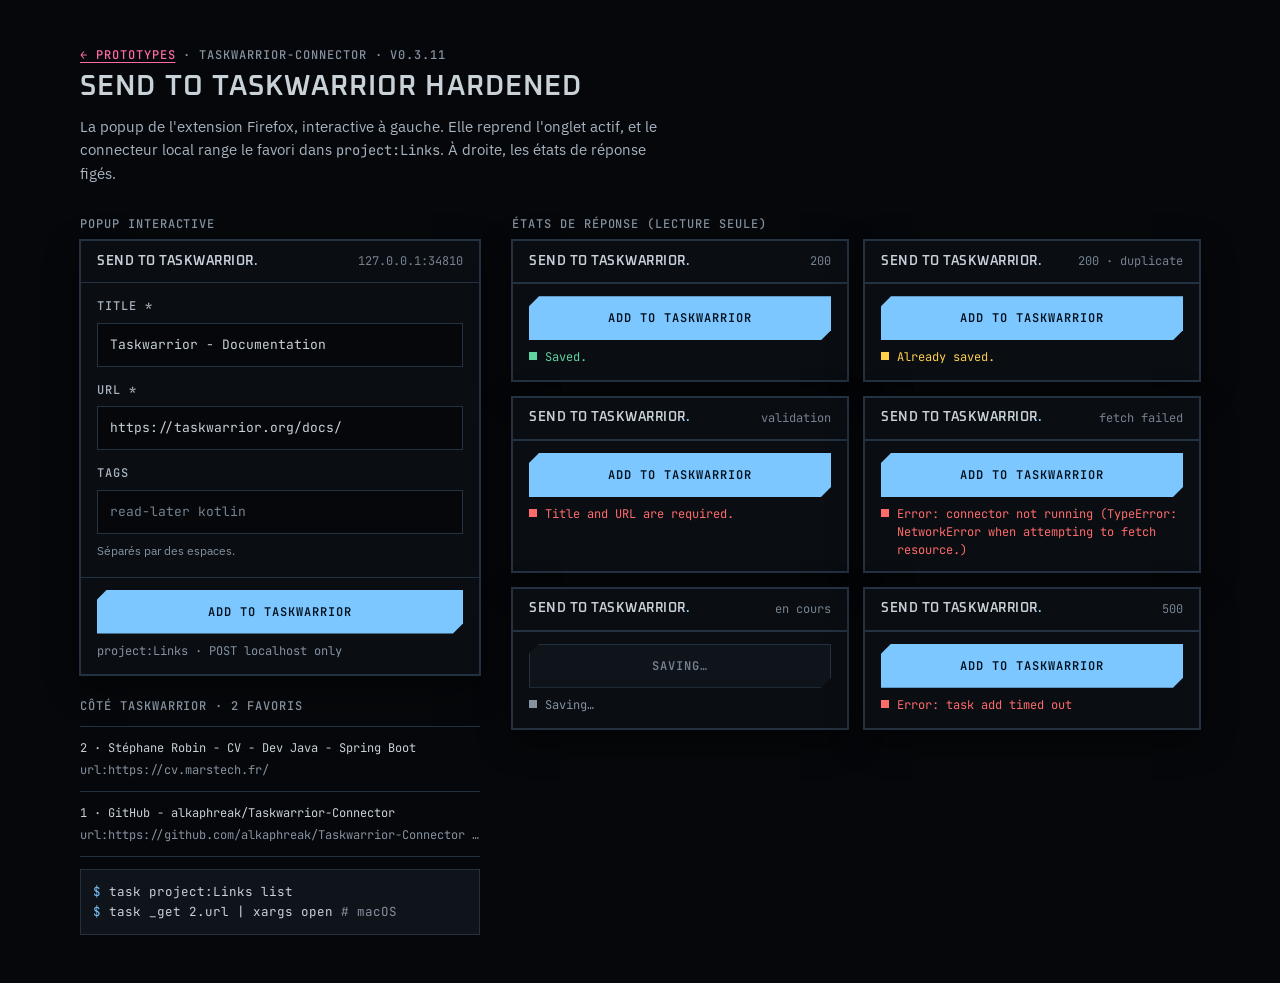
<file: prototypes/taskwarrior-popup.html>
<!doctype html>
<html lang="fr">
<head>
<meta charset="utf-8" />
<meta name="viewport" content="width=device-width, initial-scale=1" />
<title>Send to Taskwarrior Hardened · popup</title>
<!-- Preview only: real projects serve the fonts locally (DESIGN.md §3). -->
<link rel="stylesheet" href="https://fonts.googleapis.com/css2?family=Oxanium:wght@500;600;700&family=IBM+Plex+Sans:wght@400;500;600&family=JetBrains+Mono:wght@400;500;600&display=block" />
<link rel="stylesheet" href="od-layout.css" />
<link rel="stylesheet" href="../tokens.css" />
<link rel="stylesheet" href="../marstech.css" />
<style>
  body { min-height: 100vh; padding: var(--space-12) var(--space-4); }
  .stage { max-width: var(--container-max); margin: 0 auto; display: grid; gap: var(--space-8); }
  .stage-head h1 { font-size: var(--text-2xl); text-transform: uppercase; margin-top: var(--space-2); }
  .stage-head p { color: var(--fg-2); margin-top: var(--space-3); max-width: 65ch; }
  .board { display: grid; gap: var(--space-8); align-items: start; }
  @media (min-width: 1024px) { .board { grid-template-columns: 400px minmax(0, 1fr); } }
  .states { display: grid; gap: var(--space-4); }
  @media (min-width: 768px) { .states { grid-template-columns: repeat(2, minmax(0, 1fr)); } }
  .cap { margin-bottom: var(--space-2); }

  /* Popup */
  .popup { width: 400px; max-width: 100%; background: var(--surface); border: 1px solid var(--border); box-shadow: 0 0 0 1px var(--border), 0 12px 32px rgba(0,0,0,.45); }
  .p-head { display: flex; align-items: center; justify-content: space-between; gap: var(--space-3); padding: var(--space-3) var(--space-4); border-bottom: 1px solid var(--border); }
  .p-brand { font: 600 var(--text-sm)/1.25 var(--font-display); letter-spacing: var(--tracking-display); text-transform: uppercase; }
  .p-brand .dot { color: var(--accent); }
  .p-body { padding: var(--space-4); display: grid; gap: var(--space-4); }
  .p-body .field-error { font-size: var(--text-xs); }
  .p-foot { padding: var(--space-3) var(--space-4); border-top: 1px solid var(--border); display: grid; gap: var(--space-2); }
  .submit { width: 100%; }
  .status-line { min-height: 20px; font: var(--text-xs)/1.5 var(--font-mono); display: flex; gap: var(--space-2); align-items: baseline; }
  .status-line .sq { width: 8px; height: 8px; flex: none; background: currentColor; transform: translateY(-1px); }
  .s-info { color: var(--muted); }
  .s-ok { color: var(--success); }
  .s-dup { color: var(--warn); }
  .s-err { color: var(--danger); }
  .static .input { pointer-events: none; }
  .saved-list { margin-top: var(--space-6); }
  .saved-list ul { list-style: none; margin: var(--space-3) 0 0; padding: 0; border-top: 1px solid var(--border); }
  .saved-list li { display: grid; gap: var(--space-1); padding: var(--space-3) 0; border-bottom: 1px solid var(--border); font: var(--text-xs)/1.5 var(--font-mono); }
  .saved-list .cmd { background: var(--surface-warm); border: 1px solid var(--border); padding: var(--space-3); font: 12.5px/1.6 var(--font-mono); margin-top: var(--space-3); overflow-x: auto; }
  .saved-list .cmd .pr { color: var(--accent); }
  .saved-list .cmd .cm { color: var(--muted); }
</style>
</head>
<body>
<div class="stage">
  <div class="stage-head">
    <span class="mt-label"><a href="index.html">← Prototypes</a> · Taskwarrior-Connector · v0.3.11</span>
    <h1>Send to Taskwarrior Hardened</h1>
    <p>La popup de l'extension Firefox, interactive à gauche. Elle reprend l'onglet actif, et le connecteur local range le favori dans <code>project:Links</code>. À droite, les états de réponse figés.</p>
  </div>

  <div class="board">
    <div>
      <span class="mt-label cap">Popup interactive</span>
      <div class="popup" role="region" aria-label="Send to Taskwarrior Hardened">
        <div class="p-head">
          <span class="p-brand">Send to Taskwarrior<span class="dot">.</span></span>
          <span class="mt-meta od-nowrap">127.0.0.1:34810</span>
        </div>
        <div class="p-body">
          <div>
            <label class="field-label" for="title">title <span aria-hidden="true">*</span></label>
            <input class="input" id="title" type="text" autocomplete="off" aria-describedby="title-error" />
            <p class="field-error" id="title-error" hidden>Title is required.</p>
          </div>
          <div>
            <label class="field-label" for="url">url <span aria-hidden="true">*</span></label>
            <input class="input" id="url" type="text" autocomplete="off" spellcheck="false" aria-describedby="url-error" />
            <p class="field-error" id="url-error" hidden></p>
          </div>
          <div>
            <label class="field-label" for="tags">tags</label>
            <input class="input" id="tags" type="text" autocomplete="off" spellcheck="false" placeholder="read-later kotlin" aria-describedby="tags-help" />
            <p class="field-help" id="tags-help" style="font-size: var(--text-xs)">Séparés par des espaces.</p>
          </div>
        </div>
        <div class="p-foot">
          <button class="btn btn-primary mt-clip submit" id="submit" type="button">Add to Taskwarrior</button>
          <div class="status-line" id="status" role="status" aria-live="polite"><span class="s-info">project:Links · POST localhost only</span></div>
        </div>
      </div>

      <div class="saved-list">
        <span class="mt-label">Côté Taskwarrior · <span id="saved-count">0</span> favoris</span>
        <ul id="saved"></ul>
        <div class="cmd" aria-label="Commandes utiles"><span class="pr">$</span> task project:Links list<br><span class="pr">$</span> task _get <span id="last-id">1</span>.url | xargs open <span class="cm"># macOS</span></div>
      </div>
    </div>

    <div>
      <span class="mt-label cap">États de réponse (lecture seule)</span>
      <div class="states">
        <div class="popup static" aria-hidden="true">
          <div class="p-head"><span class="p-brand">Send to Taskwarrior<span class="dot">.</span></span><span class="mt-meta">200</span></div>
          <div class="p-foot"><button class="btn btn-primary mt-clip submit" type="button" tabindex="-1">Add to Taskwarrior</button><div class="status-line s-ok"><span class="sq"></span><span>Saved.</span></div></div>
        </div>
        <div class="popup static" aria-hidden="true">
          <div class="p-head"><span class="p-brand">Send to Taskwarrior<span class="dot">.</span></span><span class="mt-meta">200 · duplicate</span></div>
          <div class="p-foot"><button class="btn btn-primary mt-clip submit" type="button" tabindex="-1">Add to Taskwarrior</button><div class="status-line s-dup"><span class="sq"></span><span>Already saved.</span></div></div>
        </div>
        <div class="popup static" aria-hidden="true">
          <div class="p-head"><span class="p-brand">Send to Taskwarrior<span class="dot">.</span></span><span class="mt-meta">validation</span></div>
          <div class="p-foot"><button class="btn btn-primary mt-clip submit" type="button" tabindex="-1">Add to Taskwarrior</button><div class="status-line s-err"><span class="sq"></span><span>Title and URL are required.</span></div></div>
        </div>
        <div class="popup static" aria-hidden="true">
          <div class="p-head"><span class="p-brand">Send to Taskwarrior<span class="dot">.</span></span><span class="mt-meta">fetch failed</span></div>
          <div class="p-foot"><button class="btn btn-primary mt-clip submit" type="button" tabindex="-1">Add to Taskwarrior</button><div class="status-line s-err"><span class="sq"></span><span>Error: connector not running (TypeError: NetworkError when attempting to fetch resource.)</span></div></div>
        </div>
        <div class="popup static" aria-hidden="true">
          <div class="p-head"><span class="p-brand">Send to Taskwarrior<span class="dot">.</span></span><span class="mt-meta">en cours</span></div>
          <div class="p-foot"><button class="btn btn-primary mt-clip submit" type="button" tabindex="-1" disabled>Saving…</button><div class="status-line s-info"><span class="sq"></span><span>Saving…</span></div></div>
        </div>
        <div class="popup static" aria-hidden="true">
          <div class="p-head"><span class="p-brand">Send to Taskwarrior<span class="dot">.</span></span><span class="mt-meta">500</span></div>
          <div class="p-foot"><button class="btn btn-primary mt-clip submit" type="button" tabindex="-1">Add to Taskwarrior</button><div class="status-line s-err"><span class="sq"></span><span>Error: task add timed out</span></div></div>
        </div>
      </div>
    </div>
  </div>
</div>

<script>
(() => {
  // Onglet actif simulé (browser.tabs.query dans la vraie extension)
  const activeTab = { title: 'Taskwarrior - Documentation', url: 'https://taskwarrior.org/docs/' };
  const saved = [
    { id: 1, title: 'GitHub - alkaphreak/Taskwarrior-Connector', url: 'https://github.com/alkaphreak/Taskwarrior-Connector', tags: ['taskwarrior'] },
    { id: 2, title: 'Stéphane Robin - CV - Dev Java - Spring Boot', url: 'https://cv.marstech.fr/', tags: [] }
  ];
  const $ = (id) => document.getElementById(id);
  const title = $('title'), url = $('url'), tags = $('tags'), btn = $('submit'), status = $('status');
  const esc = (s) => String(s).replace(/[&<>"']/g, c => ({ '&': '&amp;', '<': '&lt;', '>': '&gt;', '"': '&quot;', "'": '&#39;' }[c]));

  title.value = activeTab.title; url.value = activeTab.url;

  function renderSaved() {
    $('saved-count').textContent = saved.length;
    $('saved').innerHTML = saved.slice().reverse().map(s => `<li><span>${s.id} · ${esc(s.title)}</span><span class="od-truncate" style="color:var(--muted)">url:${esc(s.url)}${s.tags.length ? ' · ' + s.tags.map(t => '+' + esc(t)).join(' ') : ''}</span></li>`).join('');
    $('last-id').textContent = saved.length ? saved[saved.length - 1].id : 1;
  }

  function setStatus(kind, text) {
    status.innerHTML = `<span class="sq s-${kind}"></span><span class="s-${kind}">${esc(text)}</span>`;
  }
  function fieldErr(input, el, msg) {
    if (msg) { el.textContent = msg; el.hidden = false; input.setAttribute('aria-invalid', 'true'); }
    else { el.hidden = true; input.removeAttribute('aria-invalid'); }
  }
  const normUrl = (u) => u.trim().replace(/\/+$/, '');

  function submit() {
    const t = title.value.trim(), u = url.value.trim();
    fieldErr(title, $('title-error'), t ? '' : 'Title is required.');
    let urlMsg = '';
    if (!u) urlMsg = 'URL is required.';
    else if (!/^https?:\/\//i.test(u)) urlMsg = 'Only http(s) pages can be saved (not about:, file:…).';
    fieldErr(url, $('url-error'), urlMsg);
    if (!t || urlMsg) {
      setStatus('err', !t && !u ? 'Title and URL are required.' : 'Fix the highlighted field.');
      (!t ? title : url).focus();
      return;
    }
    btn.disabled = true; btn.textContent = 'Saving…';
    setStatus('info', 'Saving…');
    setTimeout(() => {
      const dup = saved.some(s => normUrl(s.url) === normUrl(u));
      if (!dup) saved.push({ id: saved.length + 1, title: t, url: u, tags: tags.value.trim().split(/\s+/).filter(Boolean) });
      renderSaved();
      setStatus(dup ? 'dup' : 'ok', dup ? 'Already saved.' : 'Saved.');
      // Comme l'extension : on vide le formulaire dans les deux cas
      title.value = ''; url.value = ''; tags.value = '';
      btn.disabled = false; btn.textContent = 'Add to Taskwarrior';
      title.focus();
    }, 500);
  }
  btn.addEventListener('click', submit);
  [title, url, tags].forEach(i => i.addEventListener('keydown', e => { if (e.key === 'Enter') { e.preventDefault(); submit(); } }));
  title.addEventListener('blur', () => { if (title.value.trim()) fieldErr(title, $('title-error'), ''); });
  url.addEventListener('blur', () => { if (url.value.trim() && /^https?:\/\//i.test(url.value.trim())) fieldErr(url, $('url-error'), ''); });

  renderSaved();
})();
</script>
</body>
</html>
</file>
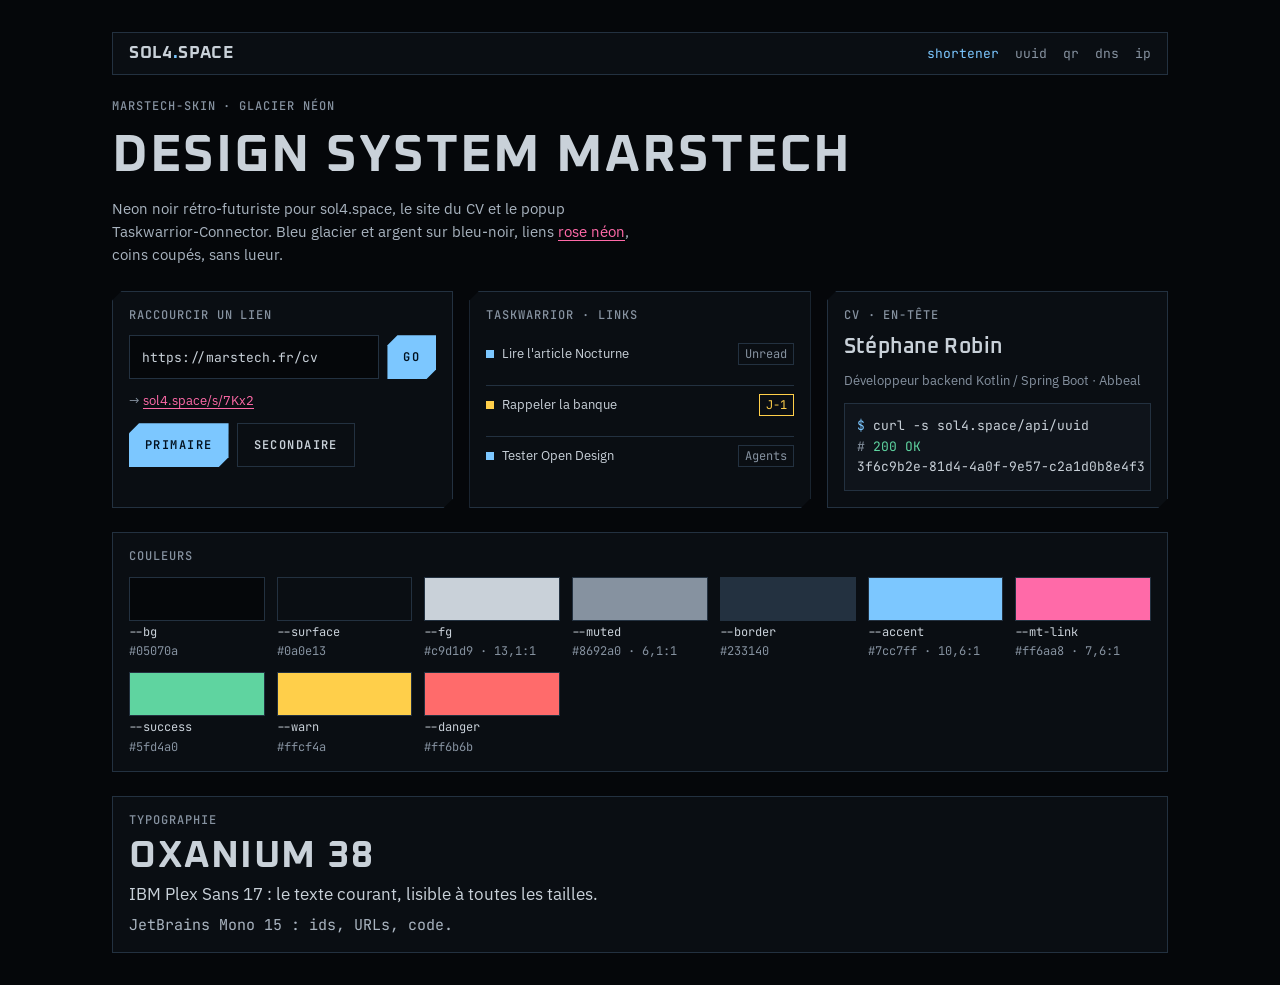
<file: docs/preview/specimen.html>
<!doctype html>
<html lang="fr">
<head>
<meta charset="utf-8">
<meta name="viewport" content="width=device-width, initial-scale=1">
<title>MarsTech-Skin specimen</title>
<!-- Preview page only: real projects serve the fonts locally (see DESIGN.md §3). -->
<link rel="stylesheet" href="https://fonts.googleapis.com/css2?family=Oxanium:wght@500;700&family=IBM+Plex+Sans:wght@400;600&family=JetBrains+Mono:wght@400;600&display=block">
<link rel="stylesheet" href="../../tokens.css">
<link rel="stylesheet" href="../../marstech.css">
<style>
  * { box-sizing: border-box; }
  body { margin: 0; background: var(--bg); color: var(--fg); font: var(--text-base)/var(--leading-body) var(--font-body); }
  .wrap { max-width: var(--container-max); margin: 0 auto; padding: var(--space-8) var(--container-gutter-desktop); display: grid; gap: var(--space-6); }
  .bar { display: flex; justify-content: space-between; align-items: center; gap: var(--space-4); flex-wrap: wrap; padding: var(--space-3) var(--space-4); background: var(--surface); border: 1px solid var(--border); }
  .brand { font: 700 var(--text-lg)/1 var(--font-display); letter-spacing: var(--tracking-display); text-transform: uppercase; }
  .brand b { color: var(--accent); }
  nav { display: flex; gap: var(--space-4); font: var(--text-sm)/1 var(--font-mono); color: var(--muted); flex-wrap: wrap; }
  nav .on { color: var(--accent); }
  h1 { margin: 0; font: 700 var(--text-4xl)/var(--leading-tight) var(--font-display); letter-spacing: var(--tracking-display); text-transform: uppercase; }
  .lede { margin: 0; color: var(--fg-2); max-width: 60ch; }
  .grid { display: grid; grid-template-columns: repeat(auto-fit, minmax(300px, 1fr)); gap: var(--space-4); }
  .card { background: var(--surface); border: 1px solid var(--border); padding: var(--space-4); display: grid; gap: var(--space-3); align-content: start; min-width: 0; }
  .card h3 { margin: 0; font: 600 var(--text-xl)/var(--leading-tight) var(--font-display); letter-spacing: .02em; }
  .muted { color: var(--muted); margin: 0; font-size: var(--text-sm); }
  .field { display: flex; gap: var(--space-2); }
  input { flex: 1; min-width: 0; min-height: 44px; padding: 0 var(--space-3); background: var(--bg); color: var(--fg); border: 1px solid var(--border); font: var(--text-sm) var(--font-mono); }
  .btn { min-height: 44px; padding: 0 var(--space-4); border: 0; background: var(--accent); color: var(--accent-on); font: 600 var(--text-xs)/1 var(--font-mono); letter-spacing: .12em; text-transform: uppercase; }
  .btn.ghost { background: transparent; color: var(--fg); border: 1px solid var(--border); }
  .row { display: flex; gap: var(--space-2); flex-wrap: wrap; }
  .task { display: grid; grid-template-columns: auto 1fr auto; gap: var(--space-2); align-items: center; padding: var(--space-2) 0; border-top: 1px solid var(--border); font-size: var(--text-sm); }
  .task:first-of-type { border-top: 0; }
  .dot { width: 8px; height: 8px; background: var(--accent); }
  .dot.w { background: var(--warn); }
  .tag { font: var(--text-xs)/1 var(--font-mono); padding: 4px 6px; border: 1px solid var(--border); color: var(--muted); white-space: nowrap; }
  .tag.due { color: var(--warn); border-color: currentColor; }
  pre { margin: 0; padding: var(--space-3); background: var(--surface-warm); border: 1px solid var(--border); font: 13px/1.6 var(--font-mono); overflow-x: auto; }
  pre .p { color: var(--accent); } pre .c { color: var(--muted); } pre .ok { color: var(--success); }
  .sw { display: grid; grid-template-columns: repeat(auto-fill, minmax(118px, 1fr)); gap: var(--space-3); }
  .s { display: grid; gap: 4px; font: var(--text-xs)/1.3 var(--font-mono); color: var(--muted); }
  .s i { height: 44px; border: 1px solid var(--border); }
  .s span { color: var(--fg); }
  .type { display: grid; gap: var(--space-2); }
  .t-d { font: 700 var(--text-3xl)/1 var(--font-display); letter-spacing: var(--tracking-display); text-transform: uppercase; }
  .t-b { font: var(--text-lg)/1.4 var(--font-body); }
  .t-m { font: var(--text-base)/1.4 var(--font-mono); color: var(--fg-2); }
  @media (max-width: 480px) { .wrap { padding: var(--space-6) var(--container-gutter-phone); } h1 { font-size: var(--text-3xl); } }
</style>
</head>
<body>
<div class="wrap">
  <div class="bar"><span class="brand">sol4<b>.</b>space</span><nav><span class="on">shortener</span><span>uuid</span><span>qr</span><span>dns</span><span>ip</span></nav></div>

  <header class="type" style="gap:var(--space-3)">
    <span class="mt-label">MarsTech-Skin · Glacier néon</span>
    <h1>Design system MarsTech</h1>
    <p class="lede">Neon noir rétro-futuriste pour sol4.space, le site du CV et le popup Taskwarrior-Connector. Bleu glacier et argent sur bleu-noir, liens <a href="#">rose néon</a>, coins coupés, sans lueur.</p>
  </header>

  <section class="grid">
    <div class="card mt-clip">
      <span class="mt-label">Raccourcir un lien</span>
      <div class="field"><input aria-label="URL" value="https://marstech.fr/cv"><button class="btn mt-clip">Go</button></div>
      <p class="muted">→ <a href="#">sol4.space/s/7Kx2</a></p>
      <div class="row"><button class="btn mt-clip">Primaire</button><button class="btn ghost">Secondaire</button></div>
    </div>
    <div class="card mt-clip">
      <span class="mt-label">Taskwarrior · Links</span>
      <div class="task"><i class="dot"></i><span>Lire l'article Nocturne</span><span class="tag">Unread</span></div>
      <div class="task"><i class="dot w"></i><span>Rappeler la banque</span><span class="tag due">J-1</span></div>
      <div class="task"><i class="dot"></i><span>Tester Open Design</span><span class="tag">Agents</span></div>
    </div>
    <div class="card mt-clip">
      <span class="mt-label">CV · en-tête</span>
      <h3>Stéphane Robin</h3>
      <p class="muted">Développeur backend Kotlin / Spring Boot · Abbeal</p>
      <pre><span class="p">$</span> curl -s sol4.space/api/uuid
<span class="c"># </span><span class="ok">200 OK</span>
3f6c9b2e-81d4-4a0f-9e57-c2a1d0b8e4f3</pre>
    </div>
  </section>

  <section class="card">
    <span class="mt-label">Couleurs</span>
    <div class="sw">
      <div class="s"><i style="background:var(--bg)"></i><span>--bg</span>#05070a</div>
      <div class="s"><i style="background:var(--surface)"></i><span>--surface</span>#0a0e13</div>
      <div class="s"><i style="background:var(--fg)"></i><span>--fg</span>#c9d1d9 · 13,1:1</div>
      <div class="s"><i style="background:var(--muted)"></i><span>--muted</span>#8692a0 · 6,1:1</div>
      <div class="s"><i style="background:var(--border)"></i><span>--border</span>#233140</div>
      <div class="s"><i style="background:var(--accent)"></i><span>--accent</span>#7cc7ff · 10,6:1</div>
      <div class="s"><i style="background:var(--mt-link)"></i><span>--mt-link</span>#ff6aa8 · 7,6:1</div>
      <div class="s"><i style="background:var(--success)"></i><span>--success</span>#5fd4a0</div>
      <div class="s"><i style="background:var(--warn)"></i><span>--warn</span>#ffcf4a</div>
      <div class="s"><i style="background:var(--danger)"></i><span>--danger</span>#ff6b6b</div>
    </div>
  </section>

  <section class="card type">
    <span class="mt-label">Typographie</span>
    <div class="t-d">Oxanium 38</div>
    <div class="t-b">IBM Plex Sans 17 : le texte courant, lisible à toutes les tailles.</div>
    <div class="t-m">JetBrains Mono 15 : ids, URLs, code.</div>
  </section>
</div>
</body>
</html>
</file>
<file: prototypes/od-layout.css>
/* OD-LAYOUT-PRIMITIVES v1 — structure only: display, flex/grid, overflow, wrapping, ratio, geometry.
   Put this @layer first; product CSS outside the layer wins ordinary layout rules.
   Native hidden and closed-dialog states take precedence over component display rules. */
@layer od-layout {
  [hidden]:not([hidden="until-found" i]) { display: none !important; }
  dialog:not([open]) { display: none !important; }

  :where(.od-stack,.od-row,.od-row-top,.od-cluster,.od-grid,.od-field,.od-stat,.od-cell,.od-tile) > :where(*) { min-width: 0; }

  .od-stack   { display: flex; flex-direction: column; gap: var(--od-gap, 8px); }
  .od-row     { display: flex; align-items: center; gap: var(--od-gap, 8px); }
  .od-row-top { display: flex; align-items: flex-start; gap: var(--od-gap, 8px); }
  .od-cluster { display: flex; flex-wrap: wrap; align-items: center; gap: var(--od-gap, 8px); }
  .od-fill    { flex: 1 1 0; min-width: 0; }
  .od-fixed   { flex: none; }
  .od-grid    { display: grid; gap: var(--od-gap, 12px); grid-template-columns: repeat(var(--od-cols, 3), minmax(0, 1fr)); }

  .od-stat, .od-field, .od-cell { display: grid; gap: var(--od-gap, 2px); }
  :where(.od-stat,.od-field,.od-cell) > :where(*) { display: block; }
  .od-tile { display: grid; grid-template-rows: auto 1fr; }
  :where(.od-tile) > :where(*) { display: block; }

  .od-media { display: block; width: 100%; height: auto; aspect-ratio: var(--od-ratio, auto); }
  .od-media-cover { object-fit: cover; }

  .od-icon { display: inline-block; inline-size: var(--od-icon-size, 1em); block-size: var(--od-icon-size, 1em); flex: none; }

  .od-truncate { display: block; max-width: 100%; overflow: hidden; white-space: nowrap; text-overflow: ellipsis; }
  .od-clamp-2, .od-clamp-3 { display: -webkit-box; -webkit-box-orient: vertical; overflow: hidden; overflow-wrap: anywhere; }
  .od-clamp-2 { -webkit-line-clamp: 2; }
  .od-clamp-3 { -webkit-line-clamp: 3; }
  .od-lines-2 { min-height: calc(2 * 1.4em); }
  .od-nowrap  { white-space: nowrap; }
  .od-keep    { word-break: keep-all; overflow-wrap: anywhere; }

  .od-screen { display: grid; grid-template-rows: auto minmax(0, 1fr) auto; height: 100%; }
  .od-scroll { overflow-y: auto; overscroll-behavior: contain; min-height: 0; }

  .od-rail { display: flex; gap: var(--od-gap, 8px); overflow-x: auto; scroll-snap-type: x proximity; scrollbar-width: none;
             padding-inline: var(--od-rail-pad, 16px); scroll-padding-inline: var(--od-rail-pad, 16px); }
  .od-rail::-webkit-scrollbar { display: none; }
  :where(.od-rail) > :where(*) { flex: none; scroll-snap-align: start; }
  :where(.od-rail) > :where(:last-child) { margin-inline-end: var(--od-rail-pad, 16px); }

  .od-spacer { flex: none; visibility: hidden; pointer-events: none; }
  .od-touch  { min-width: 44px; min-height: 44px; }
}
:root [hidden]:where(:not([hidden="until-found" i])) { display: none; }
/* /OD-LAYOUT-PRIMITIVES v1 */
</file>
<file: tokens.css>
/* MarsTech-Skin/tokens.css
 * MarsTech design system, "Glacier néon" direction (MARSTECH-851, proposal H5).
 * Shared by sol4.space (MLS), MarsTech-CV-Website and the Taskwarrior-Connector Firefox popup.
 * Follows the Open Design TOKEN_SCHEMA (56 tokens). Brand extensions live in marstech.css.
 * Contrast: every text/background pair below is >= 4.5:1 (WCAG AA), checked 2026-11-03.
 */

:root {
  color-scheme: dark;

  /* Surface */
  --bg: #05070a;
  --surface: #0a0e13;
  --surface-warm: #0f141b;

  /* Foreground */
  --fg: #c9d1d9;
  --fg-2: #a9b4c0;
  --muted: #8692a0;
  --meta: #76828f;

  /* Border */
  --border: #233140;
  --border-soft: #18222d;

  /* Accent: ice blue, at most two visible uses per screen */
  --accent: #7cc7ff;
  --accent-on: #021220;
  --accent-hover: #a3d8ff;
  --accent-active: #5fb4f0;

  /* Status */
  --success: #5fd4a0;
  --warn: #ffcf4a;
  --danger: #ff6b6b;

  /* Type: served locally in production, never from Google Fonts at runtime */
  --font-display: "Oxanium", "IBM Plex Sans", system-ui, sans-serif;
  --font-body: "IBM Plex Sans", system-ui, sans-serif;
  --font-mono: "JetBrains Mono", ui-monospace, Menlo, monospace;

  --text-xs: 12px;
  --text-sm: 13px;
  --text-base: 15px;
  --text-lg: 17px;
  --text-xl: 21px;
  --text-2xl: 28px;
  --text-3xl: 38px;
  --text-4xl: 52px;
  --leading-body: 1.55;
  --leading-tight: 1.12;
  --tracking-display: 0.04em;

  /* Spacing */
  --space-1: 4px;
  --space-2: 8px;
  --space-3: 12px;
  --space-4: 16px;
  --space-5: 20px;
  --space-6: 24px;
  --space-8: 32px;
  --space-12: 48px;
  --section-y-desktop: 80px;
  --section-y-tablet: 56px;
  --section-y-phone: 40px;

  /* Shape: square corners; the 45 degree clipped corner comes from marstech.css */
  --radius-sm: 0px;
  --radius-md: 0px;
  --radius-lg: 0px;
  --radius-pill: 9999px;

  /* Elevation: no blur shadows, hairlines only */
  --elev-flat: none;
  --elev-ring: 0 0 0 1px var(--border);
  --elev-raised: 0 0 0 1px var(--border), 0 12px 32px rgba(0, 0, 0, 0.45);
  --focus-ring: 0 0 0 2px var(--bg), 0 0 0 4px var(--accent);

  /* Motion */
  --motion-fast: 120ms;
  --motion-base: 200ms;
  --ease-standard: cubic-bezier(0.2, 0, 0, 1);

  /* Layout */
  --container-max: 1120px;
  --container-gutter-desktop: 32px;
  --container-gutter-tablet: 24px;
  --container-gutter-phone: 16px;
}
</file>
<file: marstech.css>
/* MarsTech-Skin/marstech.css
 * MarsTech brand extensions and base components on top of tokens.css: tokens outside the
 * Open Design schema (--mt-*), the signature treatments, and the components validated in the
 * Open Design prototypes (prototypes/, MARSTECH-851). Load after tokens.css.
 */

:root {
  --mt-link: #ff6aa8;        /* links: neon pink, 7.6:1 on --bg */
  --mt-clip: 10px;           /* size of the 45 degree clipped corner */
  --mt-label-tracking: 0.08em;
}

/* Base */
*, *::before, *::after { box-sizing: border-box; }
html { -webkit-text-size-adjust: 100%; overflow-x: clip; }
body { margin: 0; overflow-x: clip; background: var(--bg); color: var(--fg); font: var(--text-base)/var(--leading-body) var(--font-body); }
h1, h2, h3 { margin: 0; overflow-wrap: break-word; font-family: var(--font-display); font-weight: 600; letter-spacing: var(--tracking-display); line-height: var(--leading-tight); color: var(--fg); }
p { margin: 0; }
a { color: var(--mt-link); text-underline-offset: 3px; text-decoration-thickness: 1px; }
@media (hover: hover) { a:hover { text-decoration-thickness: 2px; } }
:focus-visible { outline: 2px solid transparent; box-shadow: var(--focus-ring); }
code, kbd { font-family: var(--font-mono); font-size: 0.92em; }

.wrap { max-width: var(--container-max); margin: 0 auto; padding-inline: var(--container-gutter-phone); }
@media (min-width: 768px) { .wrap { padding-inline: var(--container-gutter-desktop); } }

/* Signature: clipped corners (top-left and bottom-right), mono labels and metadata */
.mt-clip {
  clip-path: polygon(var(--mt-clip) 0, 100% 0, 100% calc(100% - var(--mt-clip)),
                     calc(100% - var(--mt-clip)) 100%, 0 100%, 0 var(--mt-clip));
}
/* clip-path would also cut the focus ring (box-shadow): drop the clip while focused */
.mt-clip:focus-visible { clip-path: none; }
.mt-label { display: block; font: 500 var(--text-xs)/1.3 var(--font-mono); text-transform: uppercase; letter-spacing: var(--mt-label-tracking); color: var(--muted); }
.mt-meta { font: var(--text-xs)/1.4 var(--font-mono); color: var(--meta); }

/* Header: brand at left (dot in --accent), mono nav at right */
.mt-header { border-bottom: 1px solid var(--border-soft); }
.mt-header .wrap { display: flex; align-items: center; justify-content: space-between; gap: var(--space-4); min-height: 64px; }
.mt-brand { display: inline-flex; align-items: center; min-height: 44px; font: 600 var(--text-lg)/1 var(--font-display); letter-spacing: var(--tracking-display); color: var(--fg); text-decoration: none; }
.mt-brand .dot { color: var(--accent); }
.mt-nav { display: flex; flex-wrap: wrap; gap: var(--space-1); }
.mt-nav a { display: inline-flex; align-items: center; min-height: 44px; padding-inline: var(--space-2); font: var(--text-xs)/1 var(--font-mono); text-transform: uppercase; letter-spacing: 0.06em; color: var(--fg-2); text-decoration: none; border-bottom: 1px solid transparent; transition: color var(--motion-fast) var(--ease-standard), border-color var(--motion-fast) var(--ease-standard); }
@media (hover: hover) { .mt-nav a:hover { color: var(--fg); border-bottom-color: var(--border); } }
.mt-nav a[aria-current="true"], .mt-nav a[aria-current="page"] { color: var(--accent); border-bottom-color: var(--accent); }

/* Tools menu: second header row of mono links. From 992px it is one row; below, it opens as a
   vertical list behind .mt-menu-toggle (burger). Add data-collapsible to .mt-menu and toggle .is-open
   on it (and aria-expanded on the button) from the page script (sol4.space: mt-script.js). */
.mt-menu { border-bottom: 1px solid var(--border-soft); }
.mt-menu ul { display: flex; flex-direction: column; margin-block: 0; padding-block: var(--space-2); list-style: none; }
@media (min-width: 992px) { .mt-menu ul { flex-direction: row; flex-wrap: wrap; padding-block: 0; } }
.mt-menu a { display: flex; align-items: center; min-height: 44px; padding-inline: var(--space-3); font: var(--text-xs)/1 var(--font-mono); text-transform: uppercase; letter-spacing: 0.06em; white-space: nowrap; color: var(--fg-2); text-decoration: none; border-bottom: 1px solid transparent; transition: color var(--motion-fast) var(--ease-standard), border-color var(--motion-fast) var(--ease-standard); }
@media (hover: hover) { .mt-menu a:hover { color: var(--fg); border-bottom-color: var(--border); } }
.mt-menu a[aria-current="page"] { color: var(--accent); border-bottom-color: var(--accent); }
.mt-menu-toggle { display: inline-flex; align-items: center; justify-content: center; min-width: 44px; min-height: 44px; margin-left: auto; padding: 0 var(--space-3); background: transparent; color: var(--fg-2); border: 1px solid var(--border); cursor: pointer; }
.mt-menu-toggle svg { width: 22px; height: 22px; }
@media (min-width: 992px) { .mt-menu-toggle { display: none; } }
@media (max-width: 991.98px) { .mt-menu[data-collapsible]:not(.is-open) { display: none; } }

/* Buttons: 44px high, mono uppercase; primary takes .mt-clip. A leading icon (Bootstrap Icons
   <i class="bi ...">, or an inline svg) sits before the label, spaced by the .btn gap. */
.btn { display: inline-flex; align-items: center; justify-content: center; gap: var(--space-2); min-height: 44px; padding: 0 var(--space-4); font: 600 var(--text-xs)/1 var(--font-mono); text-transform: uppercase; letter-spacing: 0.08em; text-decoration: none; white-space: nowrap; cursor: pointer; border: 1px solid transparent; transition: background-color var(--motion-fast) var(--ease-standard), border-color var(--motion-fast) var(--ease-standard), color var(--motion-fast) var(--ease-standard); }
.btn-primary { background: var(--accent); color: var(--accent-on); }
@media (hover: hover) { .btn-primary:hover { background: var(--accent-hover); } }
.btn-primary:active { background: var(--accent-active); }
.btn-secondary { background: transparent; color: var(--fg); border-color: var(--border); }
@media (hover: hover) { .btn-secondary:hover { border-color: var(--fg-2); } }
.btn-danger { background: transparent; color: var(--danger); border-color: var(--danger); }
@media (hover: hover) { .btn-danger:hover { background: var(--danger); color: var(--accent-on); } }
.btn-ghost { background: transparent; color: var(--fg-2); border-color: transparent; padding-inline: var(--space-3); }
@media (hover: hover) { .btn-ghost:hover { color: var(--fg); border-color: var(--border); } }
.btn > :is(i, svg):first-child { flex: none; font-size: 1.15em; line-height: 1; }
.btn:disabled, .btn[aria-disabled="true"] { background: var(--surface-warm); color: var(--meta); border-color: var(--border); cursor: not-allowed; }

/* Form fields */
.field-label { display: block; margin-bottom: var(--space-2); font: 500 var(--text-xs)/1.3 var(--font-mono); text-transform: uppercase; letter-spacing: var(--mt-label-tracking); color: var(--fg-2); }
.input { width: 100%; min-height: 44px; padding: 0 var(--space-3); background: var(--bg); color: var(--fg); border: 1px solid var(--border); border-radius: 0; font: var(--text-sm)/1.4 var(--font-mono); transition: border-color var(--motion-fast) var(--ease-standard); }
.input::placeholder { color: var(--meta); }
.input:focus { outline: 2px solid transparent; border-color: var(--accent); box-shadow: var(--focus-ring); }
.input[aria-invalid="true"] { border-color: var(--danger); }
.field-error { margin-top: var(--space-2); color: var(--danger); font-size: var(--text-sm); }
.field-help { margin-top: var(--space-2); color: var(--muted); font-size: var(--text-sm); }

/* Panels, badges, status */
.panel { background: var(--surface); color: var(--fg); border: 1px solid var(--border); padding: var(--space-4); }
.badge { display: inline-flex; align-items: center; gap: var(--space-1); padding: 3px 6px; font: 11px/1.3 var(--font-mono); color: var(--fg-2); border: 1px solid var(--border); white-space: nowrap; }
.badge-warn { color: var(--warn); border-color: currentColor; }
.badge-ok { color: var(--success); border-color: currentColor; }
.badge-err { color: var(--danger); border-color: currentColor; }
.status { font: var(--text-xs)/1.4 var(--font-mono); }
.status-ok { color: var(--success); }
.status-err { color: var(--danger); }

.toast { position: fixed; left: 50%; bottom: 24px; transform: translateX(-50%); z-index: 20; max-width: calc(100vw - 32px); padding: var(--space-3) var(--space-4); background: var(--surface-warm); color: var(--fg); border: 1px solid var(--border); font: var(--text-sm)/1.4 var(--font-mono); }
.sr-only { position: absolute; width: 1px; height: 1px; padding: 0; margin: -1px; overflow: hidden; clip: rect(0 0 0 0); white-space: nowrap; border: 0; }

/* No glow, no scanlines; motion stays minimal */
@media (prefers-reduced-motion: reduce) {
  *, *::before, *::after { transition-duration: 0ms !important; animation-duration: 0ms !important; scroll-behavior: auto !important; }
}
</file>
